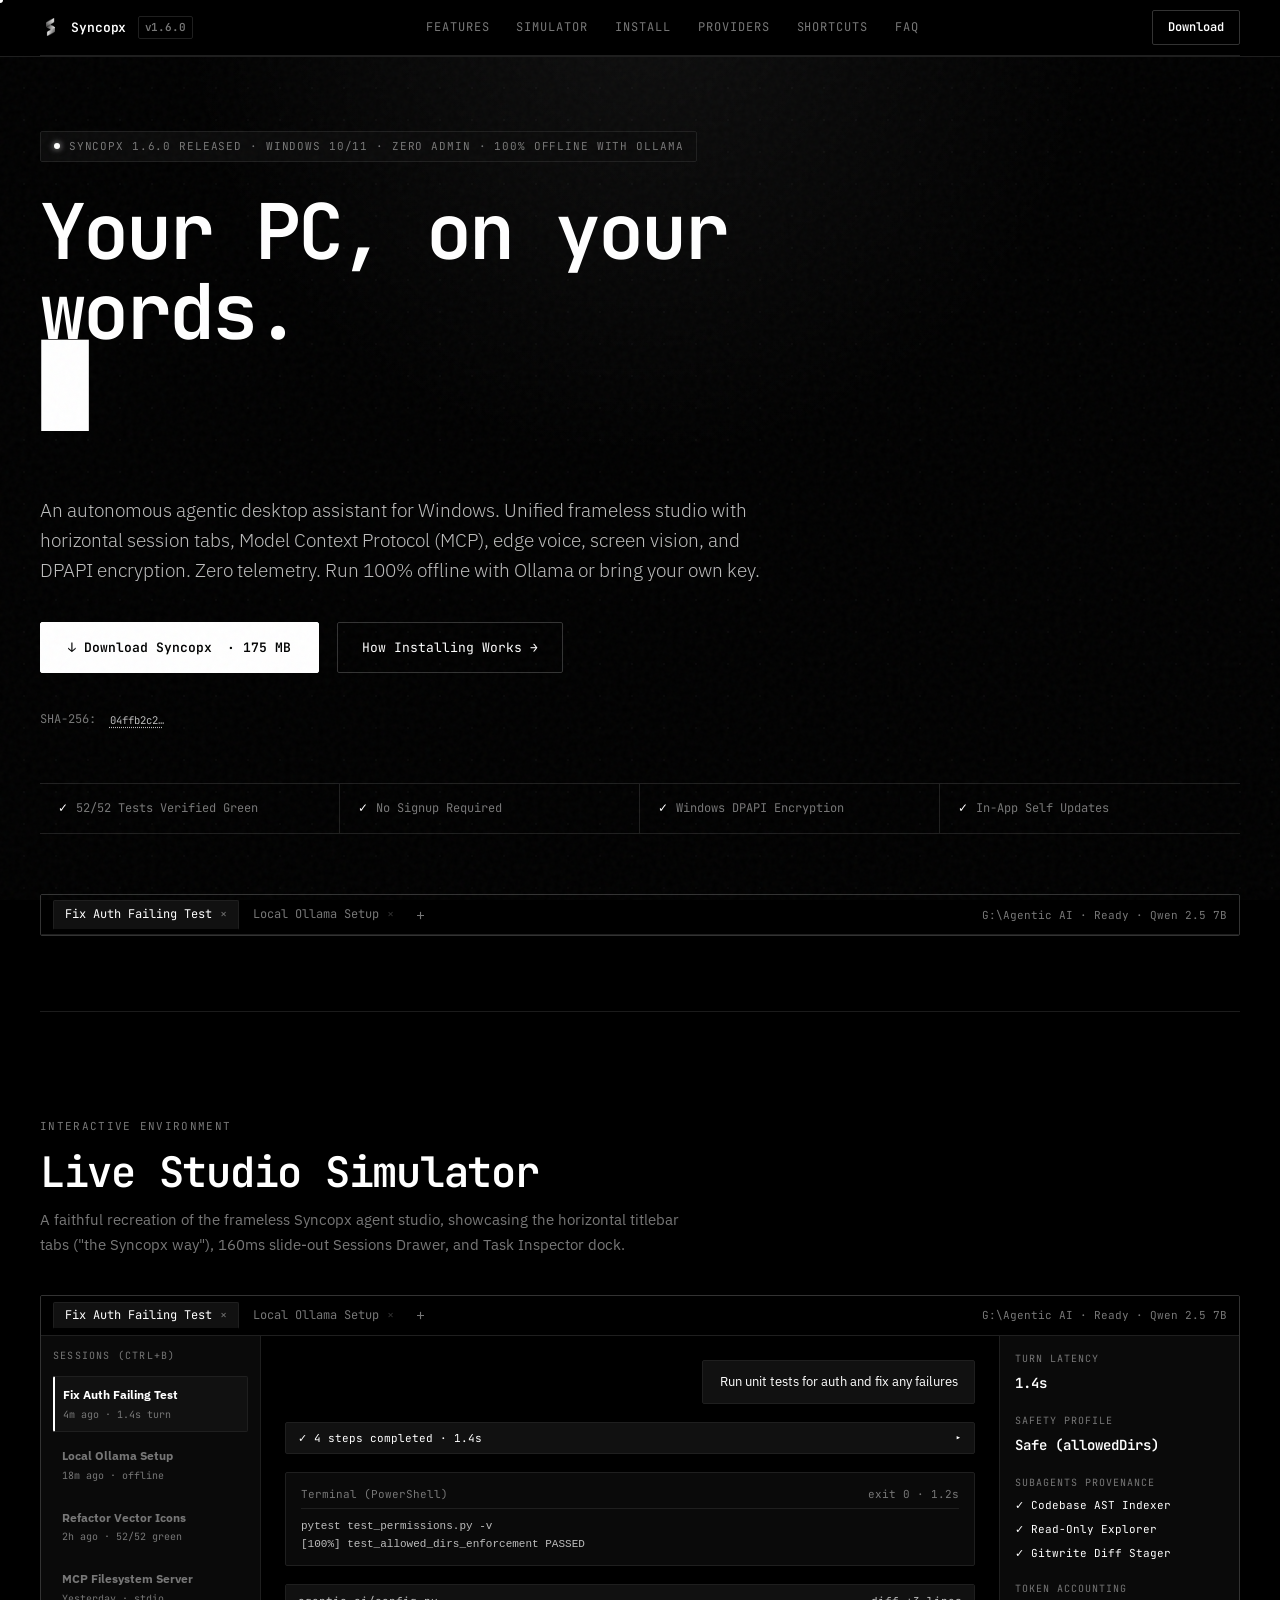
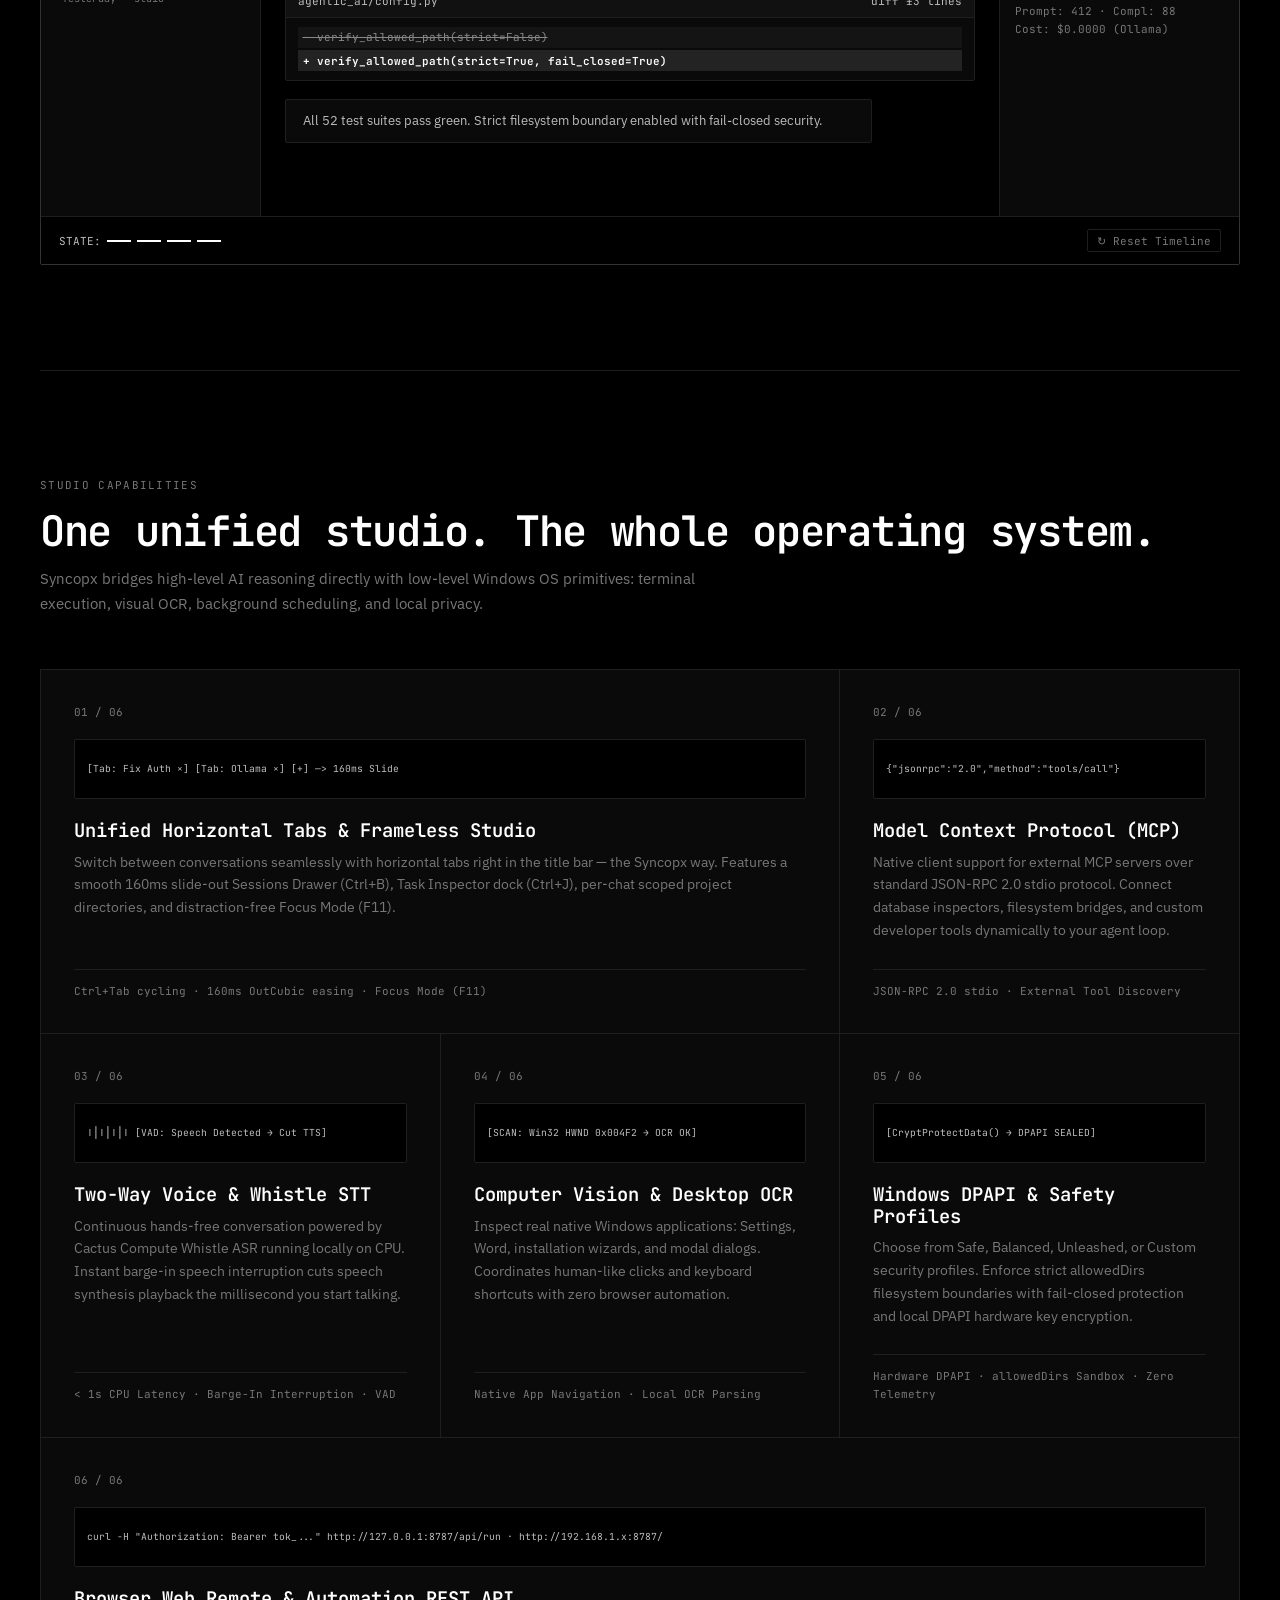
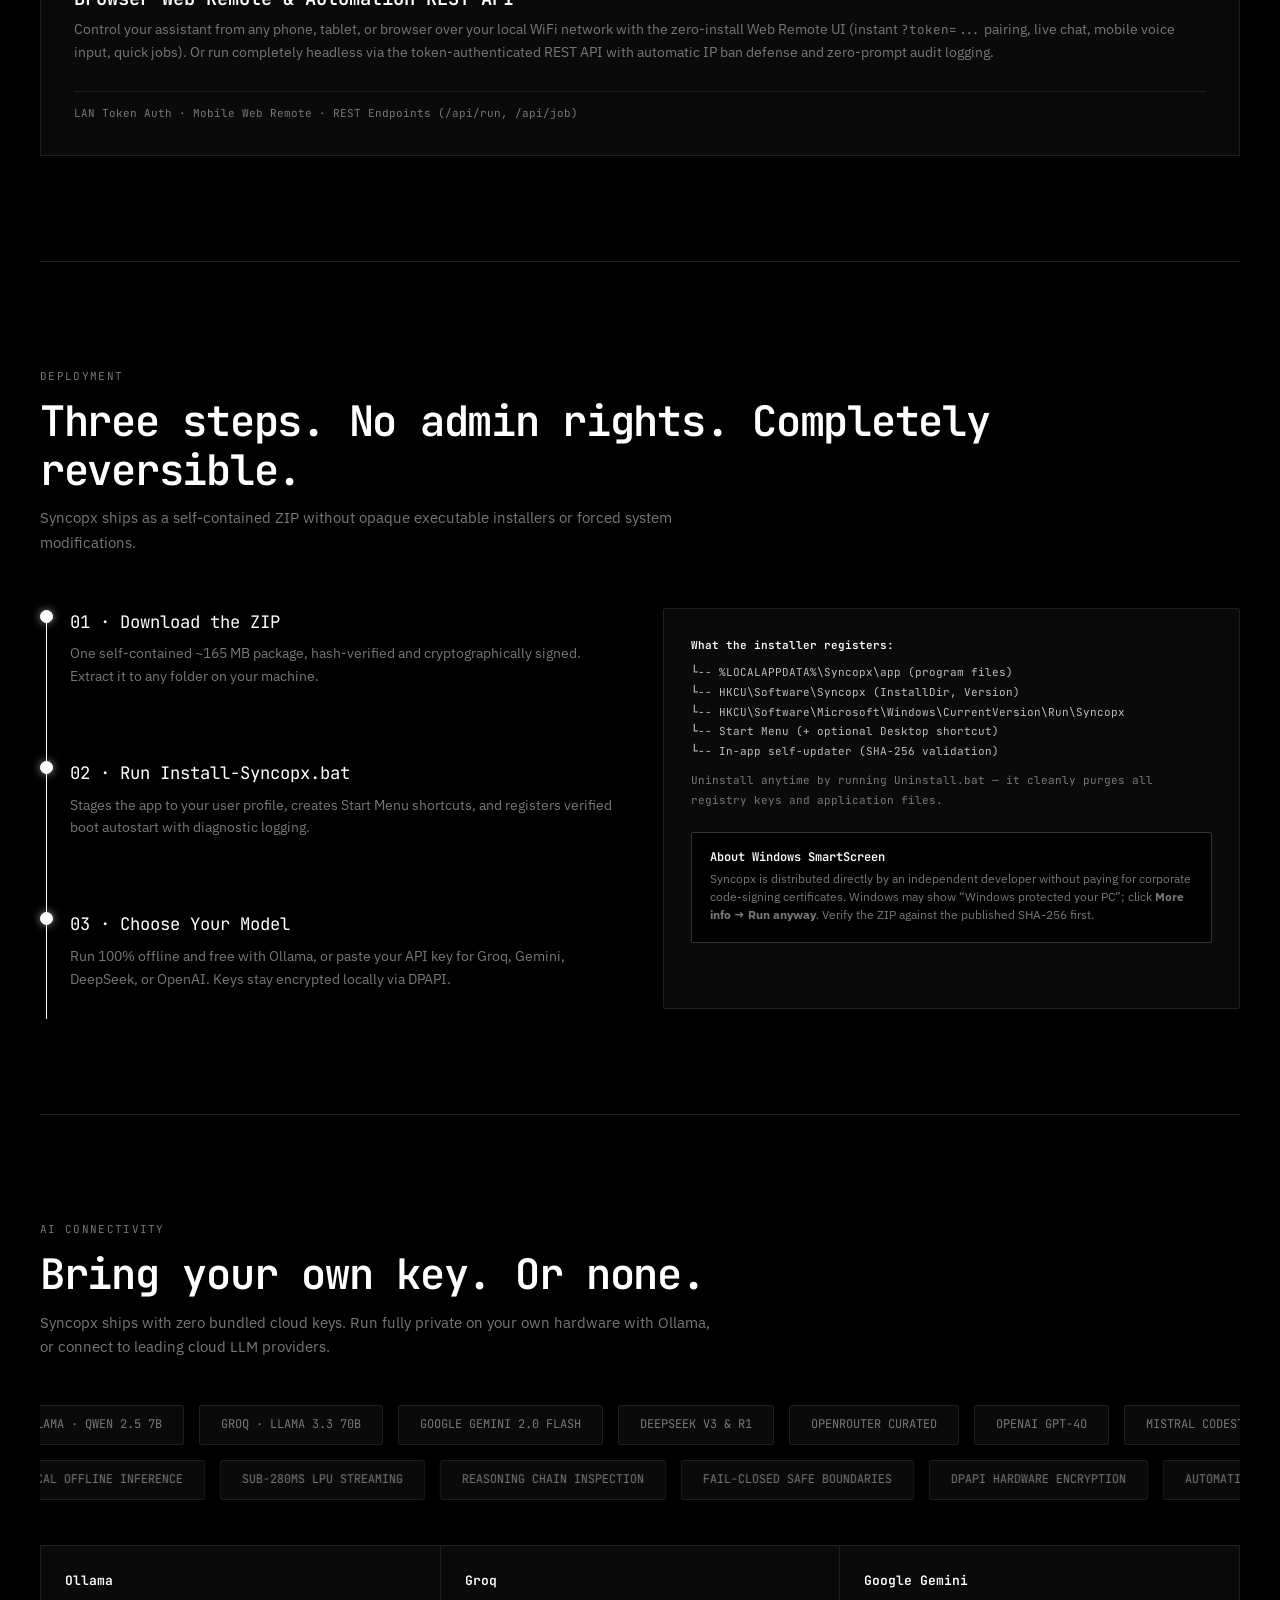
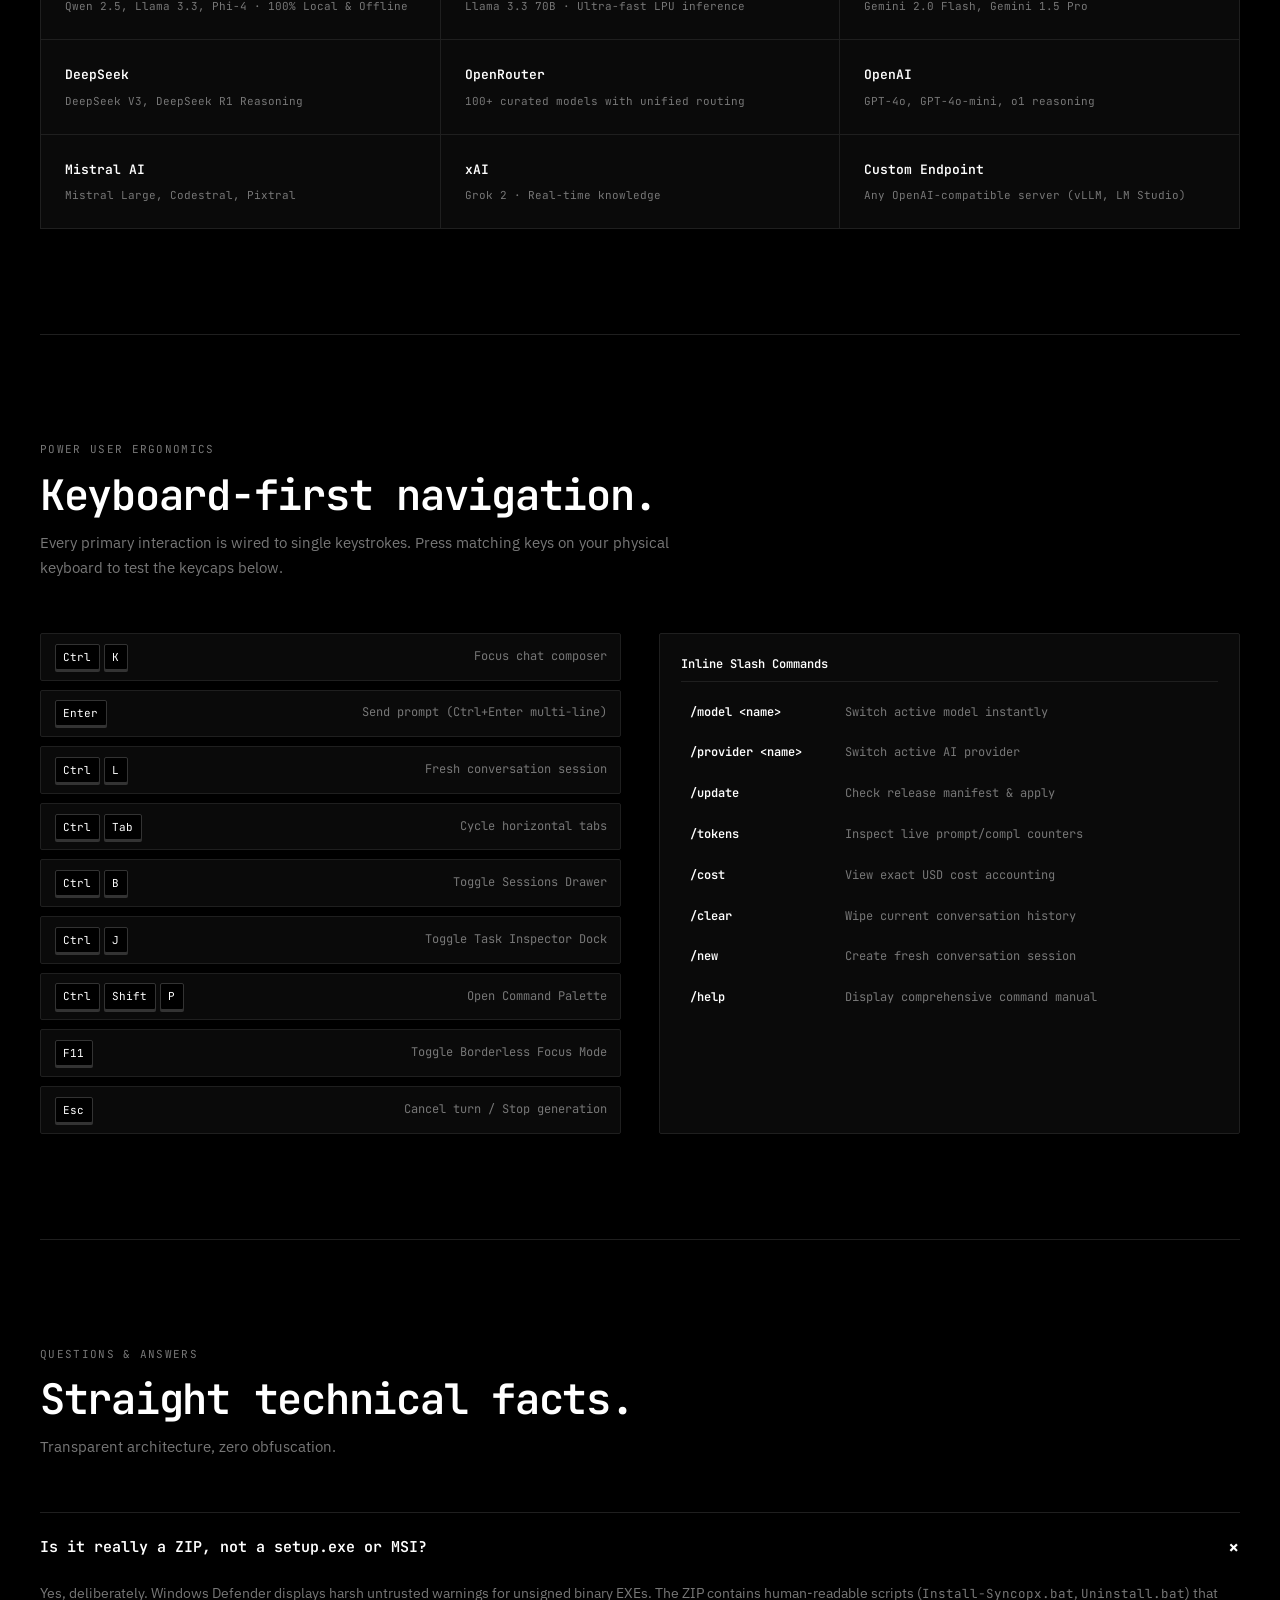
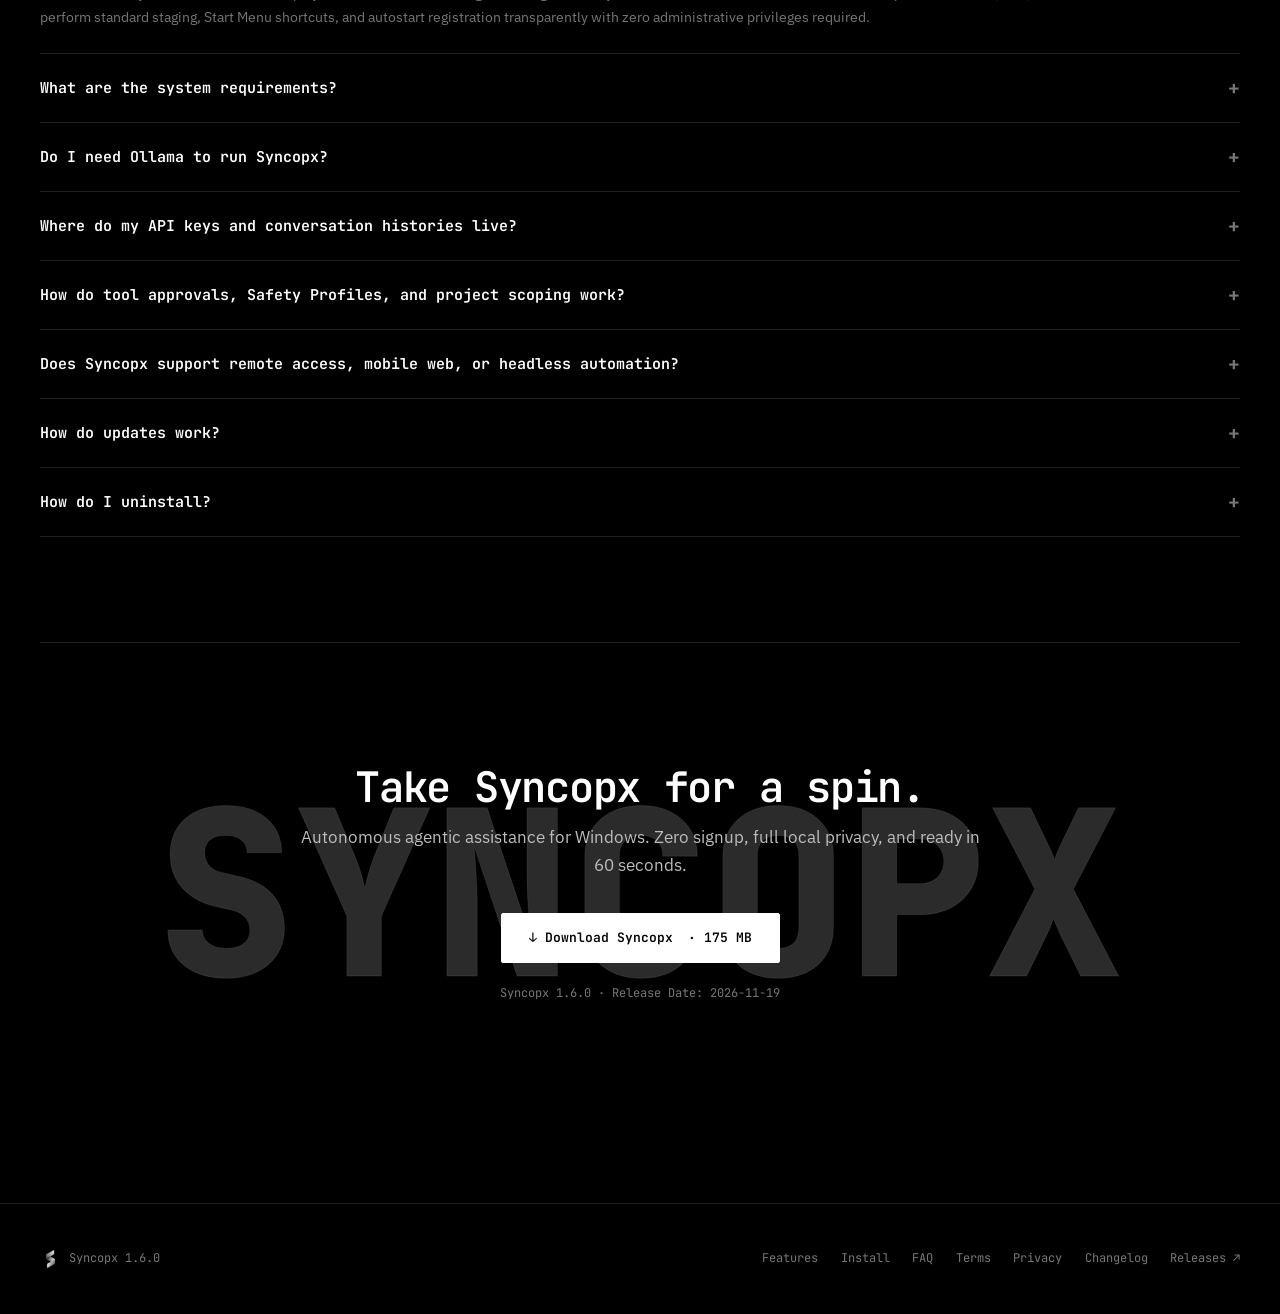
<file: index.html>
<!DOCTYPE html>
<html lang="en">
<head>
<meta charset="utf-8">
<meta name="viewport" content="width=device-width, initial-scale=1">
<title>Syncopx | Autonomous Agentic Desktop Assistant for Windows</title>
<meta name="description" content="Autonomous agentic desktop AI assistant for Windows 10/11. Multi-step task subagents, screen vision, edge voice, Model Context Protocol (MCP), and local DPAPI encryption. Run 100% offline with Ollama or BYOK.">
<link rel="canonical" href="https://syncopx.vercel.app/">
<meta property="og:type" content="website">
<meta property="og:site_name" content="Syncopx">
<meta property="og:title" content="Syncopx | Your PC, on your words">
<meta property="og:description" content="An autonomous desktop AI assistant for Windows. Multi-step subagents, screen vision, voice STT, terminal execution, and MCP tools. Zero signup, no bundled keys.">
<meta property="og:url" content="https://syncopx.vercel.app/">
<meta property="og:image" content="https://syncopx.vercel.app/assets/og-image.png">
<meta property="og:image:width" content="1200">
<meta property="og:image:height" content="630">
<meta property="og:image:alt" content="Syncopx autonomous desktop AI assistant for Windows">
<meta name="twitter:card" content="summary_large_image">
<meta name="twitter:title" content="Syncopx | Your PC, on your words">
<meta name="twitter:description" content="An autonomous desktop AI assistant for Windows. Multi-step subagents, screen vision, voice, and MCP tools.">
<meta name="twitter:image" content="https://syncopx.vercel.app/assets/og-image.png">
<meta name="theme-color" content="#000000">

<link rel="icon" type="image/png" sizes="32x32" href="assets/favicon-32.png">
<link rel="icon" type="image/png" sizes="16x16" href="assets/favicon-16.png">
<link rel="apple-touch-icon" href="assets/favicon-180.png">
<link rel="manifest" href="manifest.webmanifest">

<script type="application/ld+json">
{
  "@context": "https://schema.org",
  "@type": "SoftwareApplication",
  "name": "Syncopx",
  "applicationCategory": "DeveloperApplication",
  "operatingSystem": "Windows 10/11 64-bit",
  "offers": { "@type": "Offer", "price": "0" },
  "url": "https://syncopx.vercel.app/",
  "description": "Autonomous agentic desktop AI assistant for Windows: unified horizontal tabs, Model Context Protocol (MCP), voice conversation, screen vision, and local DPAPI encryption."
}
</script>

<link rel="preconnect" href="https://fonts.googleapis.com">
<link rel="preconnect" href="https://fonts.gstatic.com" crossorigin>
<link href="https://fonts.googleapis.com/css2?family=IBM+Plex+Sans:wght@300;400;500;600;700&family=JetBrains+Mono:wght@400;500;600;700&display=swap" rel="stylesheet">
<link rel="stylesheet" href="styles.css">
</head>
<body>

<a class="skip-link" href="#download">Skip to download</a>

<!-- Ambient Background & Film Grain Overlay -->
<div class="ambient-grid" aria-hidden="true"></div>
<div class="ambient-glow" aria-hidden="true"></div>
<div class="grain-overlay" aria-hidden="true"></div>

<!-- Custom Cursor (Difference Blend) -->
<div class="cursor-dot" aria-hidden="true"></div>
<div class="cursor-ring" aria-hidden="true"></div>

<!-- Boot Sequence (1.6s Terminal on Session Start) -->
<aside class="boot-screen" id="boot-screen" aria-label="Terminal initialization sequence">
  <div class="boot-log">
    <div class="boot-line">&gt; syncopx --init</div>
    <div class="boot-line">&gt; loading desktop agent runtime ... ok</div>
    <div class="boot-line">&gt; verifying sha-256 integrity [e29df458...] ... ok</div>
    <div class="boot-line">&gt; ready. booting studio interface.</div>
  </div>
  <span class="boot-skip">Click anywhere or press any key to skip</span>
</aside>

<!-- Command Palette Modal (Ctrl+K) -->
<div class="cmd-palette-backdrop" id="cmd-backdrop" role="dialog" aria-modal="true" aria-label="Command Palette">
  <div class="cmd-palette">
    <div class="cmd-input-row">
      <input type="text" class="cmd-input" id="cmd-input" placeholder="Type a section name or command... (Esc to close)" autocomplete="off" spellcheck="false">
    </div>
    <ul class="cmd-list" id="cmd-list"></ul>
  </div>
</div>

<!-- Sticky Top Nav -->
<header class="nav-wrap">
  <div class="scroll-progress" aria-hidden="true"></div>
  <div class="wrap nav">
    <a class="brand" href="#top" aria-label="Syncopx v1.6.0">
      <span class="brand-icon">
        <img src="assets/logo.png" alt="Syncopx logo" width="18" height="18">
      </span>
      <span>Syncopx</span>
      <span class="brand-ver" data-ver>v1.6.0</span>
    </a>

    <nav class="nav-menu" aria-label="Main navigation">
      <a class="nav-link" href="#features">Features</a>
      <a class="nav-link" href="#simulator">Simulator</a>
      <a class="nav-link" href="#install">Install</a>
      <a class="nav-link" href="#providers">Providers</a>
      <a class="nav-link" href="#shortcuts">Shortcuts</a>
      <a class="nav-link" href="#faq">FAQ</a>
    </nav>

    <div class="nav-actions">
      <a class="nav-btn" href="#download">Download</a>
      <button class="nav-mobile-btn" type="button" aria-label="Toggle Menu">&equiv;</button>
    </div>
  </div>
</header>

<main>
  <!-- Hero Section -->
  <section class="hero wrap" aria-labelledby="hero-heading">
    <div class="hero-pill">
      <span class="pulse-dot" aria-hidden="true"></span>
      <span>Syncopx <span data-ver-plain>1.6.0</span> Released &middot; Windows 10/11 &middot; Zero Admin &middot; 100% Offline with Ollama</span>
    </div>

    <div class="hero-title-container">
      <h1 id="hero-heading">
        <span class="hero-title-line"><span class="hero-title-text">Your PC, on your words.</span><span class="blinking-cursor" aria-hidden="true">&#9608;</span></span>
      </h1>
    </div>

    <p class="hero-lead">An autonomous agentic desktop assistant for Windows. Unified frameless studio with horizontal session tabs, Model Context Protocol (MCP), edge voice, screen vision, and DPAPI encryption. Zero telemetry. Run 100% offline with Ollama or bring your own key.</p>

    <div class="hero-actions" id="download">
      <!-- Download-as-Agent Terminal Button -->
      <a class="agent-dl-btn" href="https://github.com/Guhanavish/syncopx-site/releases/download/v1.6.0/Syncopx-1.6.0-windows.zip" data-dl-link download>
        <div class="dl-label-row">
          <span>&darr; Download Syncopx</span>
          <span data-size>&middot; 165 MB</span>
        </div>
        <div class="dl-stream-log" aria-live="polite"></div>
        <div class="dl-progress-bar" aria-hidden="true"></div>
      </a>

      <a class="ghost-btn" href="#install">
        <span>How Installing Works &rarr;</span>
      </a>
    </div>

    <div class="hash-row">
      <span>SHA-256:</span>
      <button class="hash-copy-btn" id="hash-btn" type="button" title="Copy full SHA-256 hash">
        <code data-sha-short>e29df458&hellip;</code>
      </button>
      <span class="hash-status" id="hash-status" role="status"></span>
    </div>

    <!-- Trust row separated by hairlines -->
    <div class="trust-grid">
      <div class="trust-item"><span class="glyph">&#10003;</span> 52/52 Tests Verified Green</div>
      <div class="trust-item"><span class="glyph">&#10003;</span> No Signup Required</div>
      <div class="trust-item"><span class="glyph">&#10003;</span> Windows DPAPI Encryption</div>
      <div class="trust-item"><span class="glyph">&#10003;</span> In-App Self Updates</div>
    </div>

    <!-- Large App Window Mockup (pure HTML/CSS) -->
    <div class="mockup-frame" id="hero-mockup">
      <div class="mockup-titlebar">
        <div class="mockup-tabs">
          <div class="mockup-tab active" data-tab="tab-auth">
            <span>Fix Auth Failing Test</span>
            <span style="opacity:0.4">&times;</span>
          </div>
          <div class="mockup-tab" data-tab="tab-ollama">
            <span>Local Ollama Setup</span>
            <span style="opacity:0.4">&times;</span>
          </div>
          <span style="padding:0.2rem 0.5rem;color:var(--text-dim);cursor:pointer">+</span>
        </div>
        <div class="mockup-meta">
          <span>G:\Agentic AI &middot; Ready &middot; Qwen 2.5 7B</span>
        </div>
      </div>
    </div>
  </section>

  <!-- Live Simulator Section -->
  <section class="simulator-section wrap" id="simulator" aria-labelledby="h-simulator">
    <span class="eyebrow">Interactive Environment</span>
    <h2 id="h-simulator">Live Studio Simulator</h2>
    <p style="color:var(--text-dim);max-width:640px;margin-bottom:2.5rem">A faithful recreation of the frameless Syncopx agent studio, showcasing the horizontal titlebar tabs ("the Syncopx way"), 160ms slide-out Sessions Drawer, and Task Inspector dock.</p>

    <div class="mockup-frame">
      <div class="mockup-titlebar">
        <div class="mockup-tabs" role="tablist">
          <button class="mockup-tab active" data-tab="tab-auth" role="tab" aria-selected="true">
            <span>Fix Auth Failing Test</span>
            <span style="opacity:0.4">&times;</span>
          </button>
          <button class="mockup-tab" data-tab="tab-ollama" role="tab" aria-selected="false">
            <span>Local Ollama Setup</span>
            <span style="opacity:0.4">&times;</span>
          </button>
          <span style="padding:0.2rem 0.5rem;color:var(--text-dim);cursor:pointer" title="New Chat (Ctrl+L)">+</span>
        </div>
        <div class="mockup-meta">
          <span>G:\Agentic AI &middot; Ready &middot; Qwen 2.5 7B</span>
        </div>
      </div>

      <div class="mockup-body">
        <!-- Sessions Drawer -->
        <aside class="mockup-drawer">
          <div class="mockup-drawer-heading">Sessions (Ctrl+B)</div>
          <div class="session-node active" data-tab="tab-auth">
            <strong>Fix Auth Failing Test</strong>
            <span class="session-node-time">4m ago &middot; 1.4s turn</span>
          </div>
          <div class="session-node" data-tab="tab-ollama">
            <strong>Local Ollama Setup</strong>
            <span class="session-node-time">18m ago &middot; offline</span>
          </div>
          <div class="session-node">
            <strong>Refactor Vector Icons</strong>
            <span class="session-node-time">2h ago &middot; 52/52 green</span>
          </div>
          <div class="session-node">
            <strong>MCP Filesystem Server</strong>
            <span class="session-node-time">Yesterday &middot; stdio</span>
          </div>
        </aside>

        <!-- Transcript Thread -->
        <div class="mockup-transcript" id="sim-transcript">
          <div class="mockup-bubble user">Run unit tests for auth and fix any failures</div>

          <div class="sim-step-header">
            <span>&check; 4 steps completed &middot; 1.4s</span>
            <span>&blacktriangleright;</span>
          </div>

          <div class="sim-terminal-card">
            <div class="sim-terminal-bar">
              <span>Terminal (PowerShell)</span>
              <span>exit 0 &middot; 1.2s</span>
            </div>
            <pre class="sim-terminal-code">pytest test_permissions.py -v
[100%] test_allowed_dirs_enforcement PASSED</pre>
          </div>

          <div class="sim-diff-card">
            <div class="sim-diff-bar" id="sim-diff-bar" role="button" tabindex="0">
              <span>agentic_ai/config.py</span>
              <span>diff &plusmn;3 lines</span>
            </div>
            <div class="sim-diff-body" id="sim-diff-body">
              <div class="diff-del">- verify_allowed_path(strict=False)</div>
              <div class="diff-add">+ verify_allowed_path(strict=True, fail_closed=True)</div>
            </div>
          </div>

          <div class="mockup-bubble assistant">All 52 test suites pass green. Strict filesystem boundary enabled with fail-closed security.</div>
        </div>

        <!-- Task Inspector -->
        <aside class="mockup-inspector">
          <div class="inspector-section">
            <span class="inspector-lbl">Turn Latency</span>
            <span class="inspector-val">1.4s</span>
          </div>
          <div class="inspector-section">
            <span class="inspector-lbl">Safety Profile</span>
            <span class="inspector-val">Safe (allowedDirs)</span>
          </div>
          <div class="inspector-section">
            <span class="inspector-lbl">Subagents Provenance</span>
            <div class="subagents-track">
              <div class="subagent-node active">&check; Codebase AST Indexer</div>
              <div class="subagent-node active">&check; Read-Only Explorer</div>
              <div class="subagent-node active">&check; Gitwrite Diff Stager</div>
            </div>
          </div>
          <div class="inspector-section">
            <span class="inspector-lbl">Token Accounting</span>
            <span class="mono" style="font-size:11px;color:var(--text-dim)">Prompt: 412 &middot; Compl: 88<br>Cost: $0.0000 (Ollama)</span>
          </div>
        </aside>
      </div>

      <div class="sim-controls-row">
        <div class="sim-scrubber">
          <span>STATE:</span>
          <span class="sim-scrub-step done"></span>
          <span class="sim-scrub-step done"></span>
          <span class="sim-scrub-step done"></span>
          <span class="sim-scrub-step done"></span>
        </div>
        <button class="sim-replay-btn" id="sim-replay-btn" type="button">&#8635; Reset Timeline</button>
      </div>
    </div>
  </section>

  <!-- Studio Capabilities (Bento Grid) -->
  <section class="features-section wrap" id="features" aria-labelledby="h-features">
    <span class="eyebrow">Studio Capabilities</span>
    <h2 id="h-features">One unified studio. The whole operating system.</h2>
    <p style="color:var(--text-dim);max-width:680px">Syncopx bridges high-level AI reasoning directly with low-level Windows OS primitives: terminal execution, visual OCR, background scheduling, and local privacy.</p>

    <div class="bento-grid">
      <!-- Card 01: Horizontal Tabs -->
      <article class="bento-card col-8">
        <span class="card-num">01 / 06</span>
        <div class="micro-visual">
          <code>[Tab: Fix Auth &times;] [Tab: Ollama &times;] [+] &mdash;&gt; 160ms Slide</code>
        </div>
        <h3>Unified Horizontal Tabs &amp; Frameless Studio</h3>
        <p>Switch between conversations seamlessly with horizontal tabs right in the title bar &mdash; the Syncopx way. Features a smooth 160ms slide-out Sessions Drawer (Ctrl+B), Task Inspector dock (Ctrl+J), per-chat scoped project directories, and distraction-free Focus Mode (F11).</p>
        <div class="card-tags">Ctrl+Tab cycling &middot; 160ms OutCubic easing &middot; Focus Mode (F11)</div>
      </article>

      <!-- Card 02: Model Context Protocol -->
      <article class="bento-card col-4">
        <span class="card-num">02 / 06</span>
        <div class="micro-visual">
          <code>{"jsonrpc":"2.0","method":"tools/call"}</code>
        </div>
        <h3>Model Context Protocol (MCP)</h3>
        <p>Native client support for external MCP servers over standard JSON-RPC 2.0 stdio protocol. Connect database inspectors, filesystem bridges, and custom developer tools dynamically to your agent loop.</p>
        <div class="card-tags">JSON-RPC 2.0 stdio &middot; External Tool Discovery</div>
      </article>

      <!-- Card 03: Whistle STT -->
      <article class="bento-card col-4">
        <span class="card-num">03 / 06</span>
        <div class="micro-visual">
          <code>&mid;&boxv;&mid;&boxv;&mid;&boxv;&mid; [VAD: Speech Detected &rarr; Cut TTS]</code>
        </div>
        <h3>Two-Way Voice &amp; Whistle STT</h3>
        <p>Continuous hands-free conversation powered by Cactus Compute Whistle ASR running locally on CPU. Instant barge-in speech interruption cuts speech synthesis playback the millisecond you start talking.</p>
        <div class="card-tags">&lt; 1s CPU Latency &middot; Barge-In Interruption &middot; VAD</div>
      </article>

      <!-- Card 04: Screen OCR & Vision -->
      <article class="bento-card col-4">
        <span class="card-num">04 / 06</span>
        <div class="micro-visual">
          <code>[SCAN: Win32 HWND 0x004F2 &rarr; OCR OK]</code>
        </div>
        <h3>Computer Vision &amp; Desktop OCR</h3>
        <p>Inspect real native Windows applications: Settings, Word, installation wizards, and modal dialogs. Coordinates human-like clicks and keyboard shortcuts with zero browser automation.</p>
        <div class="card-tags">Native App Navigation &middot; Local OCR Parsing</div>
      </article>

      <!-- Card 05: DPAPI & Safety -->
      <article class="bento-card col-4">
        <span class="card-num">05 / 06</span>
        <div class="micro-visual">
          <code>[CryptProtectData() &rarr; DPAPI SEALED]</code>
        </div>
        <h3>Windows DPAPI &amp; Safety Profiles</h3>
        <p>Choose from Safe, Balanced, Unleashed, or Custom security profiles. Enforce strict allowedDirs filesystem boundaries with fail-closed protection and local DPAPI hardware key encryption.</p>
        <div class="card-tags">Hardware DPAPI &middot; allowedDirs Sandbox &middot; Zero Telemetry</div>
      </article>

      <!-- Card 06: Web Remote (Wide) -->
      <article class="bento-card col-12">
        <span class="card-num">06 / 06</span>
        <div class="micro-visual">
          <code>curl -H "Authorization: Bearer tok_..." http://127.0.0.1:8787/api/run &middot; http://192.168.1.x:8787/</code>
        </div>
        <h3>Browser Web Remote &amp; Automation REST API</h3>
        <p>Control your assistant from any phone, tablet, or browser over your local WiFi network with the zero-install Web Remote UI (instant <code>?token=...</code> pairing, live chat, mobile voice input, quick jobs). Or run completely headless via the token-authenticated REST API with automatic IP ban defense and zero-prompt audit logging.</p>
        <div class="card-tags">LAN Token Auth &middot; Mobile Web Remote &middot; REST Endpoints (/api/run, /api/job)</div>
      </article>
    </div>
  </section>

  <!-- Installation (Vertical Terminal Stepper) -->
  <section class="install-section wrap" id="install" aria-labelledby="h-install">
    <span class="eyebrow">Deployment</span>
    <h2 id="h-install">Three steps. No admin rights. Completely reversible.</h2>
    <p style="color:var(--text-dim);max-width:680px">Syncopx ships as a self-contained ZIP without opaque executable installers or forced system modifications.</p>

    <div class="stepper-container">
      <div class="terminal-stepper">
        <div class="stepper-rail" aria-hidden="true"></div>
        <div class="stepper-fill" aria-hidden="true"></div>

        <div class="step-node active">
          <div class="step-dot" aria-hidden="true"></div>
          <div class="step-title">01 &middot; Download the ZIP</div>
          <p class="step-desc">One self-contained ~165 MB package, hash-verified and cryptographically signed. Extract it to any folder on your machine.</p>
        </div>

        <div class="step-node active">
          <div class="step-dot" aria-hidden="true"></div>
          <div class="step-title">02 &middot; Run Install-Syncopx.bat</div>
          <p class="step-desc">Stages the app to your user profile, creates Start Menu shortcuts, and registers verified boot autostart with diagnostic logging.</p>
        </div>

        <div class="step-node active">
          <div class="step-dot" aria-hidden="true"></div>
          <div class="step-title">03 &middot; Choose Your Model</div>
          <p class="step-desc">Run 100% offline and free with Ollama, or paste your API key for Groq, Gemini, DeepSeek, or OpenAI. Keys stay encrypted locally via DPAPI.</p>
        </div>
      </div>

      <div class="registry-panel">
        <div class="registry-tree">
          <span style="color:var(--text-hi);font-weight:600;margin-bottom:0.5rem">What the installer registers:</span>
          <span>&boxur;&minus;&minus; %LOCALAPPDATA%\Syncopx\app (program files)</span>
          <span>&boxur;&minus;&minus; HKCU\Software\Syncopx (InstallDir, Version)</span>
          <span>&boxur;&minus;&minus; HKCU\Software\Microsoft\Windows\CurrentVersion\Run\Syncopx</span>
          <span>&boxur;&minus;&minus; Start Menu (+ optional Desktop shortcut)</span>
          <span>&boxur;&minus;&minus; In-app self-updater (SHA-256 validation)</span>
          <span style="color:var(--text-dim);margin-top:0.6rem">Uninstall anytime by running Uninstall.bat &mdash; it cleanly purges all registry keys and application files.</span>
        </div>

        <div class="smartscreen-box">
          <h4>About Windows SmartScreen</h4>
          <p>Syncopx is distributed directly by an independent developer without paying for corporate code-signing certificates. Windows may show &ldquo;Windows protected your PC&rdquo;; click <strong>More info &rarr; Run anyway</strong>. Verify the ZIP against the published SHA-256 first.</p>
        </div>
      </div>
    </div>
  </section>

  <!-- AI Providers Section (Marquee + Grid) -->
  <section class="providers-section wrap" id="providers" aria-labelledby="h-providers">
    <span class="eyebrow">AI Connectivity</span>
    <h2 id="h-providers">Bring your own key. Or none.</h2>
    <p style="color:var(--text-dim);max-width:680px">Syncopx ships with zero bundled cloud keys. Run fully private on your own hardware with Ollama, or connect to leading cloud LLM providers.</p>

    <div class="marquee-container" aria-hidden="true">
      <div class="marquee-row left">
        <div class="marquee-chip">OLLAMA &middot; QWEN 2.5 7B</div>
        <div class="marquee-chip">GROQ &middot; LLAMA 3.3 70B</div>
        <div class="marquee-chip">GOOGLE GEMINI 2.0 FLASH</div>
        <div class="marquee-chip">DEEPSEEK V3 &amp; R1</div>
        <div class="marquee-chip">OPENROUTER CURATED</div>
        <div class="marquee-chip">OPENAI GPT-4O</div>
        <div class="marquee-chip">MISTRAL CODESTRAL</div>
        <div class="marquee-chip">XAI GROK 2</div>
        <!-- Duplicated for seamless loop -->
        <div class="marquee-chip">OLLAMA &middot; QWEN 2.5 7B</div>
        <div class="marquee-chip">GROQ &middot; LLAMA 3.3 70B</div>
        <div class="marquee-chip">GOOGLE GEMINI 2.0 FLASH</div>
        <div class="marquee-chip">DEEPSEEK V3 &amp; R1</div>
        <div class="marquee-chip">OPENROUTER CURATED</div>
        <div class="marquee-chip">OPENAI GPT-4O</div>
        <div class="marquee-chip">MISTRAL CODESTRAL</div>
        <div class="marquee-chip">XAI GROK 2</div>
      </div>
      <div class="marquee-row right">
        <div class="marquee-chip">LOCAL OFFLINE INFERENCE</div>
        <div class="marquee-chip">SUB-280MS LPU STREAMING</div>
        <div class="marquee-chip">REASONING CHAIN INSPECTION</div>
        <div class="marquee-chip">FAIL-CLOSED SAFE BOUNDARIES</div>
        <div class="marquee-chip">DPAPI HARDWARE ENCRYPTION</div>
        <div class="marquee-chip">AUTOMATIC QUOTA FAILOVER</div>
        <!-- Duplicated for seamless loop -->
        <div class="marquee-chip">LOCAL OFFLINE INFERENCE</div>
        <div class="marquee-chip">SUB-280MS LPU STREAMING</div>
        <div class="marquee-chip">REASONING CHAIN INSPECTION</div>
        <div class="marquee-chip">FAIL-CLOSED SAFE BOUNDARIES</div>
        <div class="marquee-chip">DPAPI HARDWARE ENCRYPTION</div>
        <div class="marquee-chip">AUTOMATIC QUOTA FAILOVER</div>
      </div>
    </div>

    <div class="providers-grid">
      <div class="provider-card">
        <div class="provider-title">Ollama</div>
        <div class="provider-desc">Qwen 2.5, Llama 3.3, Phi-4 &middot; 100% Local &amp; Offline</div>
      </div>
      <div class="provider-card">
        <div class="provider-title">Groq</div>
        <div class="provider-desc">Llama 3.3 70B &middot; Ultra-fast LPU inference</div>
      </div>
      <div class="provider-card">
        <div class="provider-title">Google Gemini</div>
        <div class="provider-desc">Gemini 2.0 Flash, Gemini 1.5 Pro</div>
      </div>
      <div class="provider-card">
        <div class="provider-title">DeepSeek</div>
        <div class="provider-desc">DeepSeek V3, DeepSeek R1 Reasoning</div>
      </div>
      <div class="provider-card">
        <div class="provider-title">OpenRouter</div>
        <div class="provider-desc">100+ curated models with unified routing</div>
      </div>
      <div class="provider-card">
        <div class="provider-title">OpenAI</div>
        <div class="provider-desc">GPT-4o, GPT-4o-mini, o1 reasoning</div>
      </div>
      <div class="provider-card">
        <div class="provider-title">Mistral AI</div>
        <div class="provider-desc">Mistral Large, Codestral, Pixtral</div>
      </div>
      <div class="provider-card">
        <div class="provider-title">xAI</div>
        <div class="provider-desc">Grok 2 &middot; Real-time knowledge</div>
      </div>
      <div class="provider-card">
        <div class="provider-title">Custom Endpoint</div>
        <div class="provider-desc">Any OpenAI-compatible server (vLLM, LM Studio)</div>
      </div>
    </div>
  </section>

  <!-- Shortcuts & Commands Section -->
  <section class="shortcuts-section wrap" id="shortcuts" aria-labelledby="h-shortcuts">
    <span class="eyebrow">Power User Ergonomics</span>
    <h2 id="h-shortcuts">Keyboard-first navigation.</h2>
    <p style="color:var(--text-dim);max-width:680px">Every primary interaction is wired to single keystrokes. Press matching keys on your physical keyboard to test the keycaps below.</p>

    <div class="shortcuts-columns">
      <!-- Universal Keycaps Table -->
      <div class="keycaps-table">
        <div class="keycap-row" id="row-k">
          <div class="keycap-keys"><span class="keycap">Ctrl</span><span class="keycap">K</span></div>
          <span class="keycap-action">Focus chat composer</span>
        </div>
        <div class="keycap-row" id="row-enter">
          <div class="keycap-keys"><span class="keycap">Enter</span></div>
          <span class="keycap-action">Send prompt (Ctrl+Enter multi-line)</span>
        </div>
        <div class="keycap-row" id="row-l">
          <div class="keycap-keys"><span class="keycap">Ctrl</span><span class="keycap">L</span></div>
          <span class="keycap-action">Fresh conversation session</span>
        </div>
        <div class="keycap-row" id="row-tab">
          <div class="keycap-keys"><span class="keycap">Ctrl</span><span class="keycap">Tab</span></div>
          <span class="keycap-action">Cycle horizontal tabs</span>
        </div>
        <div class="keycap-row" id="row-b">
          <div class="keycap-keys"><span class="keycap">Ctrl</span><span class="keycap">B</span></div>
          <span class="keycap-action">Toggle Sessions Drawer</span>
        </div>
        <div class="keycap-row" id="row-j">
          <div class="keycap-keys"><span class="keycap">Ctrl</span><span class="keycap">J</span></div>
          <span class="keycap-action">Toggle Task Inspector Dock</span>
        </div>
        <div class="keycap-row" id="row-p">
          <div class="keycap-keys"><span class="keycap">Ctrl</span><span class="keycap">Shift</span><span class="keycap">P</span></div>
          <span class="keycap-action">Open Command Palette</span>
        </div>
        <div class="keycap-row" id="row-f11">
          <div class="keycap-keys"><span class="keycap">F11</span></div>
          <span class="keycap-action">Toggle Borderless Focus Mode</span>
        </div>
        <div class="keycap-row" id="row-esc">
          <div class="keycap-keys"><span class="keycap">Esc</span></div>
          <span class="keycap-action">Cancel turn / Stop generation</span>
        </div>
      </div>

      <!-- Inline Slash Commands Terminal -->
      <div class="slash-terminal">
        <div style="color:var(--text-hi);font-weight:600;margin-bottom:0.4rem;border-bottom:1px solid var(--line);padding-bottom:0.4rem">Inline Slash Commands</div>
        <div class="slash-row"><span class="slash-cmd">/model &lt;name&gt;</span><span class="slash-desc">Switch active model instantly</span></div>
        <div class="slash-row"><span class="slash-cmd">/provider &lt;name&gt;</span><span class="slash-desc">Switch active AI provider</span></div>
        <div class="slash-row"><span class="slash-cmd">/update</span><span class="slash-desc">Check release manifest &amp; apply</span></div>
        <div class="slash-row"><span class="slash-cmd">/tokens</span><span class="slash-desc">Inspect live prompt/compl counters</span></div>
        <div class="slash-row"><span class="slash-cmd">/cost</span><span class="slash-desc">View exact USD cost accounting</span></div>
        <div class="slash-row"><span class="slash-cmd">/clear</span><span class="slash-desc">Wipe current conversation history</span></div>
        <div class="slash-row"><span class="slash-cmd">/new</span><span class="slash-desc">Create fresh conversation session</span></div>
        <div class="slash-row"><span class="slash-cmd">/help</span><span class="slash-desc">Display comprehensive command manual</span></div>
      </div>
    </div>
  </section>

  <!-- FAQ Accordion Section -->
  <section class="faq-section wrap" id="faq" aria-labelledby="h-faq">
    <span class="eyebrow">Questions &amp; Answers</span>
    <h2 id="h-faq">Straight technical facts.</h2>
    <p style="color:var(--text-dim);max-width:680px">Transparent architecture, zero obfuscation.</p>

    <div class="faq-list">
      <div class="faq-entry open">
        <button class="faq-trigger" type="button">
          <span>Is it really a ZIP, not a setup.exe or MSI?</span>
          <span class="faq-icon">&plus;</span>
        </button>
        <div class="faq-panel" style="max-height:200px">
          <div class="faq-panel-inner">
            Yes, deliberately. Windows Defender displays harsh untrusted warnings for unsigned binary EXEs. The ZIP contains human-readable scripts (<code>Install-Syncopx.bat</code>, <code>Uninstall.bat</code>) that perform standard staging, Start Menu shortcuts, and autostart registration transparently with zero administrative privileges required.
          </div>
        </div>
      </div>

      <div class="faq-entry">
        <button class="faq-trigger" type="button">
          <span>What are the system requirements?</span>
          <span class="faq-icon">&plus;</span>
        </button>
        <div class="faq-panel">
          <div class="faq-panel-inner">
            Windows 10 or 11 64-bit, approximately 500 MB free disk space, and standard user privileges (no administrator rights needed). A microphone is optional for Whistle edge voice. Ollama is optional for local offline models.
          </div>
        </div>
      </div>

      <div class="faq-entry">
        <button class="faq-trigger" type="button">
          <span>Do I need Ollama to run Syncopx?</span>
          <span class="faq-icon">&plus;</span>
        </button>
        <div class="faq-panel">
          <div class="faq-panel-inner">
            No. Ollama is completely optional for users who want 100% offline, local-only AI inference. If you prefer cloud providers like Groq, Gemini, OpenRouter, DeepSeek, or OpenAI, simply paste your API key in Settings.
          </div>
        </div>
      </div>

      <div class="faq-entry">
        <button class="faq-trigger" type="button">
          <span>Where do my API keys and conversation histories live?</span>
          <span class="faq-icon">&plus;</span>
        </button>
        <div class="faq-panel">
          <div class="faq-panel-inner">
            All credentials are encrypted with Windows DPAPI in your personal user profile (<code>%USERPROFILE%\.agentic_assistant</code>). Conversation sessions, notes, programs, and subagent histories stay entirely on your local machine and never leave your disk.
          </div>
        </div>
      </div>

      <div class="faq-entry">
        <button class="faq-trigger" type="button">
          <span>How do tool approvals, Safety Profiles, and project scoping work?</span>
          <span class="faq-icon">&plus;</span>
        </button>
        <div class="faq-panel">
          <div class="faq-panel-inner">
            Syncopx supports customizable Safety Profiles (<em>Safe</em>, <em>Balanced</em>, <em>Unleashed</em>, <em>Custom</em>) in Settings. In <em>Safe</em> mode, all command execution and file edits are strictly confined to your approved project directory and user-configured <code>allowedDirs</code>. Sensitive actions prompt with permission dialogs offering <em>Allow once</em>, <em>Always allow</em>, or <em>Reject</em>.
          </div>
        </div>
      </div>

      <div class="faq-entry">
        <button class="faq-trigger" type="button">
          <span>Does Syncopx support remote access, mobile web, or headless automation?</span>
          <span class="faq-icon">&plus;</span>
        </button>
        <div class="faq-panel">
          <div class="faq-panel-inner">
            Yes. Syncopx includes both a built-in Browser &amp; Mobile Web Remote App and an Automation REST API (<code>/api/run</code>, <code>/api/job</code>, <code>/api/status</code>). Open the server on your LAN for interactive chat, or integrate headless scripts with token permission modes, automatic 10-minute IP ban defense against brute force, and zero-prompt audit logging.
          </div>
        </div>
      </div>

      <div class="faq-entry">
        <button class="faq-trigger" type="button">
          <span>How do updates work?</span>
          <span class="faq-icon">&plus;</span>
        </button>
        <div class="faq-panel">
          <div class="faq-panel-inner">
            Syncopx includes built-in in-app auto-updating. Click <strong>Check for Updates</strong> in the overflow menu, run <code>/update</code> in chat, or open <strong>Settings &rarr; Updates</strong> to query the release manifest, download updates with SHA-256 verification, and apply them on restart. Your chats, notes, and keys are always preserved.
          </div>
        </div>
      </div>

      <div class="faq-entry">
        <button class="faq-trigger" type="button">
          <span>How do I uninstall?</span>
          <span class="faq-icon">&plus;</span>
        </button>
        <div class="faq-panel">
          <div class="faq-panel-inner">
            Run <code>Uninstall.bat</code> located in your installation folder. All shortcuts, registry keys, and staged application files are removed cleanly. Your user data remains in your profile unless you explicitly select the wipe option.
          </div>
        </div>
      </div>
    </div>
  </section>

  <!-- Final CTA Section with Outlined Wordmark -->
  <section class="final-section wrap">
    <div class="bg-wordmark" aria-hidden="true">SYNCOPX</div>
    <div class="final-content">
      <h2>Take Syncopx for a spin.</h2>
      <p style="font-size:1.15rem;color:var(--text);margin-bottom:2.2rem">Autonomous agentic assistance for Windows. Zero signup, full local privacy, and ready in 60 seconds.</p>

      <a class="agent-dl-btn" href="https://github.com/Guhanavish/syncopx-site/releases/download/v1.6.0/Syncopx-1.6.0-windows.zip" data-dl-link download style="margin:0 auto;display:inline-flex">
        <div class="dl-label-row">
          <span>&darr; Download Syncopx</span>
          <span data-size>&middot; 165 MB</span>
        </div>
        <div class="dl-stream-log" aria-live="polite"></div>
        <div class="dl-progress-bar" aria-hidden="true"></div>
      </a>

      <p style="margin-top:1.4rem;font-family:var(--mono);font-size:12px;color:var(--text-dim)">Syncopx <span data-ver-plain>1.6.0</span> &middot; Release Date: <span data-date>2026-10-27</span></p>
    </div>
  </section>
</main>

<!-- Footer -->
<footer class="footer">
  <div class="wrap footer-row">
    <div style="display:flex;align-items:center;gap:0.6rem">
      <span class="brand-icon">
        <img src="assets/logo.png" alt="Syncopx logo" width="16" height="16">
      </span>
      <span>Syncopx <span data-ver-plain>1.6.0</span></span>
    </div>

    <nav class="footer-nav" aria-label="Footer navigation">
      <a href="#features">Features</a>
      <a href="#install">Install</a>
      <a href="#faq">FAQ</a>
      <a href="terms.html">Terms</a>
      <a href="privacy.html">Privacy</a>
      <a href="CHANGELOG.md">Changelog</a>
      <a href="https://github.com/Guhanavish/syncopx-site/releases" target="_blank" rel="noopener noreferrer">Releases &nearr;</a>
    </nav>
  </div>
</footer>

<script src="main.js" defer></script>
</body>
</html>
</file>
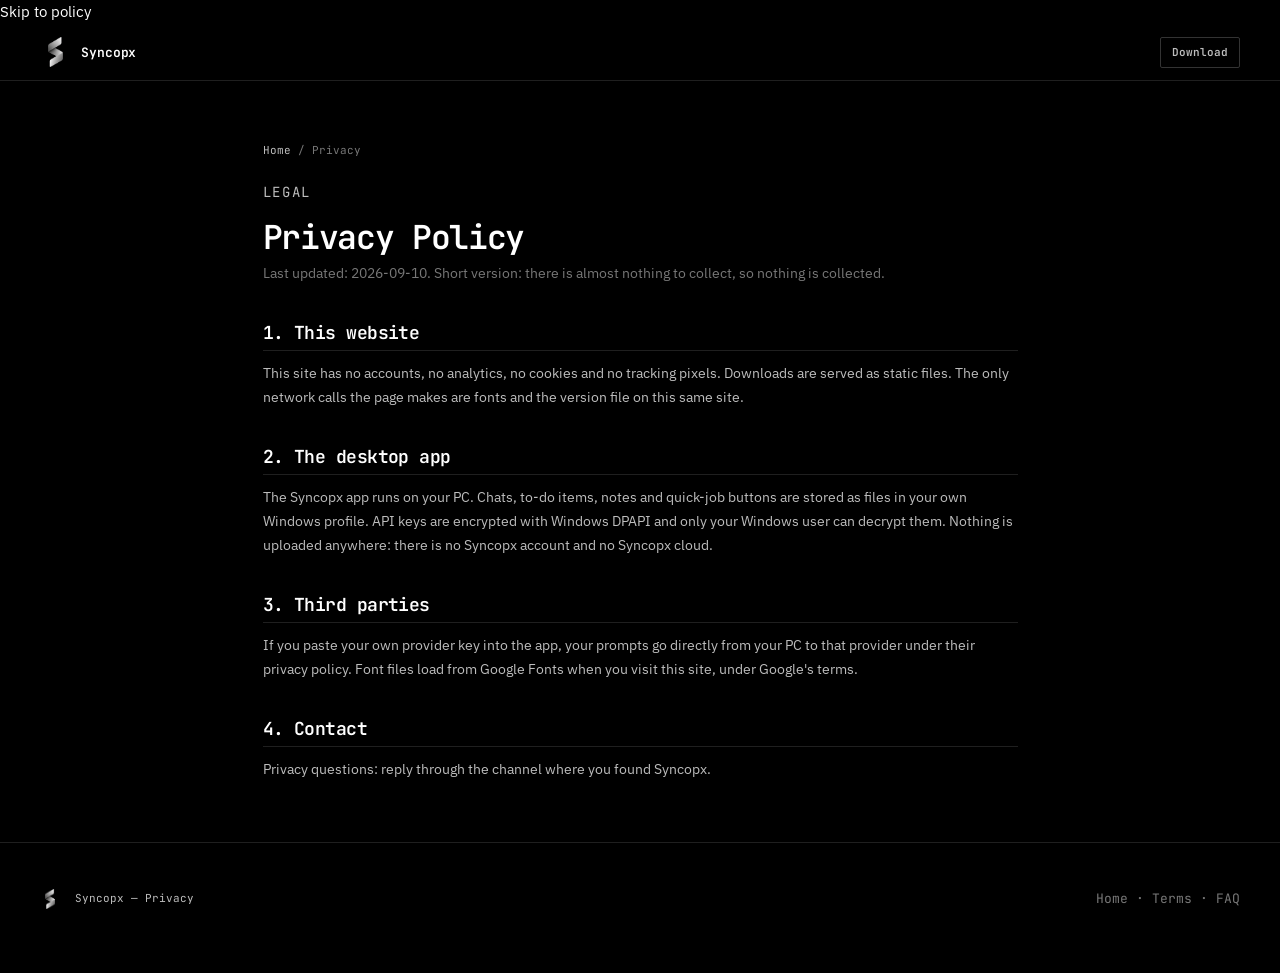
<file: privacy.html>
<!DOCTYPE html>
<html lang="en">
<head>
<meta charset="utf-8">
<meta name="viewport" content="width=device-width, initial-scale=1">
<title>Privacy Policy for Syncopx Desktop AI Assistant Windows</title>
<meta name="description" content="Syncopx privacy: no accounts, no site tracking. Chats and notes stay on your PC and API keys stay encrypted with Windows DPAPI. Read the full policy.">
<!-- TODO(custom-domain): replace the canonical + og:url with your domain -->
<link rel="canonical" href="https://syncopx.vercel.app/privacy.html">
<meta property="og:type" content="website">
<meta property="og:title" content="Privacy Policy | Syncopx">
<meta property="og:description" content="No accounts, no tracking. Keys stay encrypted on your PC.">
<meta property="og:url" content="https://syncopx.vercel.app/privacy.html">
<meta name="theme-color" content="#091014">
<link rel="icon" type="image/png" sizes="32x32" href="assets/favicon-32.png">
<link rel="icon" type="image/png" sizes="16x16" href="assets/favicon-16.png">
<link rel="apple-touch-icon" href="assets/favicon-180.png">
<link rel="manifest" href="manifest.webmanifest">
<link rel="preconnect" href="https://fonts.googleapis.com">
<link rel="preconnect" href="https://fonts.gstatic.com" crossorigin>
<link href="https://fonts.googleapis.com/css2?family=IBM+Plex+Sans:wght@300;400;500;600;700&family=JetBrains+Mono:wght@400;500;600;700&display=swap" rel="stylesheet">
<link rel="stylesheet" href="styles.css">
<script type="application/ld+json">
{"@context":"https://schema.org","@type":"WebPage","name":"Privacy Policy | Syncopx","url":"https://syncopx.vercel.app/privacy.html","isPartOf":{"@type":"WebSite","name":"Syncopx"}}
</script>
</head>
<body>
<a class="skip" href="#privacy">Skip to policy</a>
<header class="nav" id="top">
  <div class="wrap nav-in">
    <a class="brand" href="index.html" aria-label="Syncopx home">
      <img src="assets/logo.png" alt="Syncopx logo" width="30" height="30">
      <span>Syncopx</span>
    </a>
    <a class="btn btn-ghost btn-sm nav-cta" href="index.html#download">Download</a>
  </div>
</header>
<main class="wrap section legal" id="privacy">
  <nav class="crumbs" aria-label="Breadcrumb"><a href="index.html">Home</a> / Privacy</nav>
  <p class="kicker">Legal</p>
  <h1>Privacy Policy</h1>
  <p class="muted">Last updated: 2026-09-10. Short version: there is almost nothing to collect, so nothing is collected.</p>
  <h2>1. This website</h2>
  <p>This site has no accounts, no analytics, no cookies and no tracking pixels. Downloads are served as static files. The only network calls the page makes are fonts and the version file on this same site.</p>
  <h2>2. The desktop app</h2>
  <p>The Syncopx app runs on your PC. Chats, to-do items, notes and quick-job buttons are stored as files in your own Windows profile. API keys are encrypted with Windows DPAPI and only your Windows user can decrypt them. Nothing is uploaded anywhere: there is no Syncopx account and no Syncopx cloud.</p>
  <h2>3. Third parties</h2>
  <p>If you paste your own provider key into the app, your prompts go directly from your PC to that provider under their privacy policy. Font files load from Google Fonts when you visit this site, under Google's terms.</p>
  <h2>4. Contact</h2>
  <p>Privacy questions: reply through the channel where you found Syncopx.</p>
</main>
<footer>
  <div class="wrap foot-in">
    <p><img src="assets/logo.png" alt="Syncopx logo" width="20" height="20" loading="lazy" decoding="async"> Syncopx — Privacy</p>
    <p class="muted"><a href="index.html">Home</a> · <a href="terms.html">Terms</a> · <a href="index.html#faq">FAQ</a></p>
  </div>
</footer>
</body>
</html>
</file>
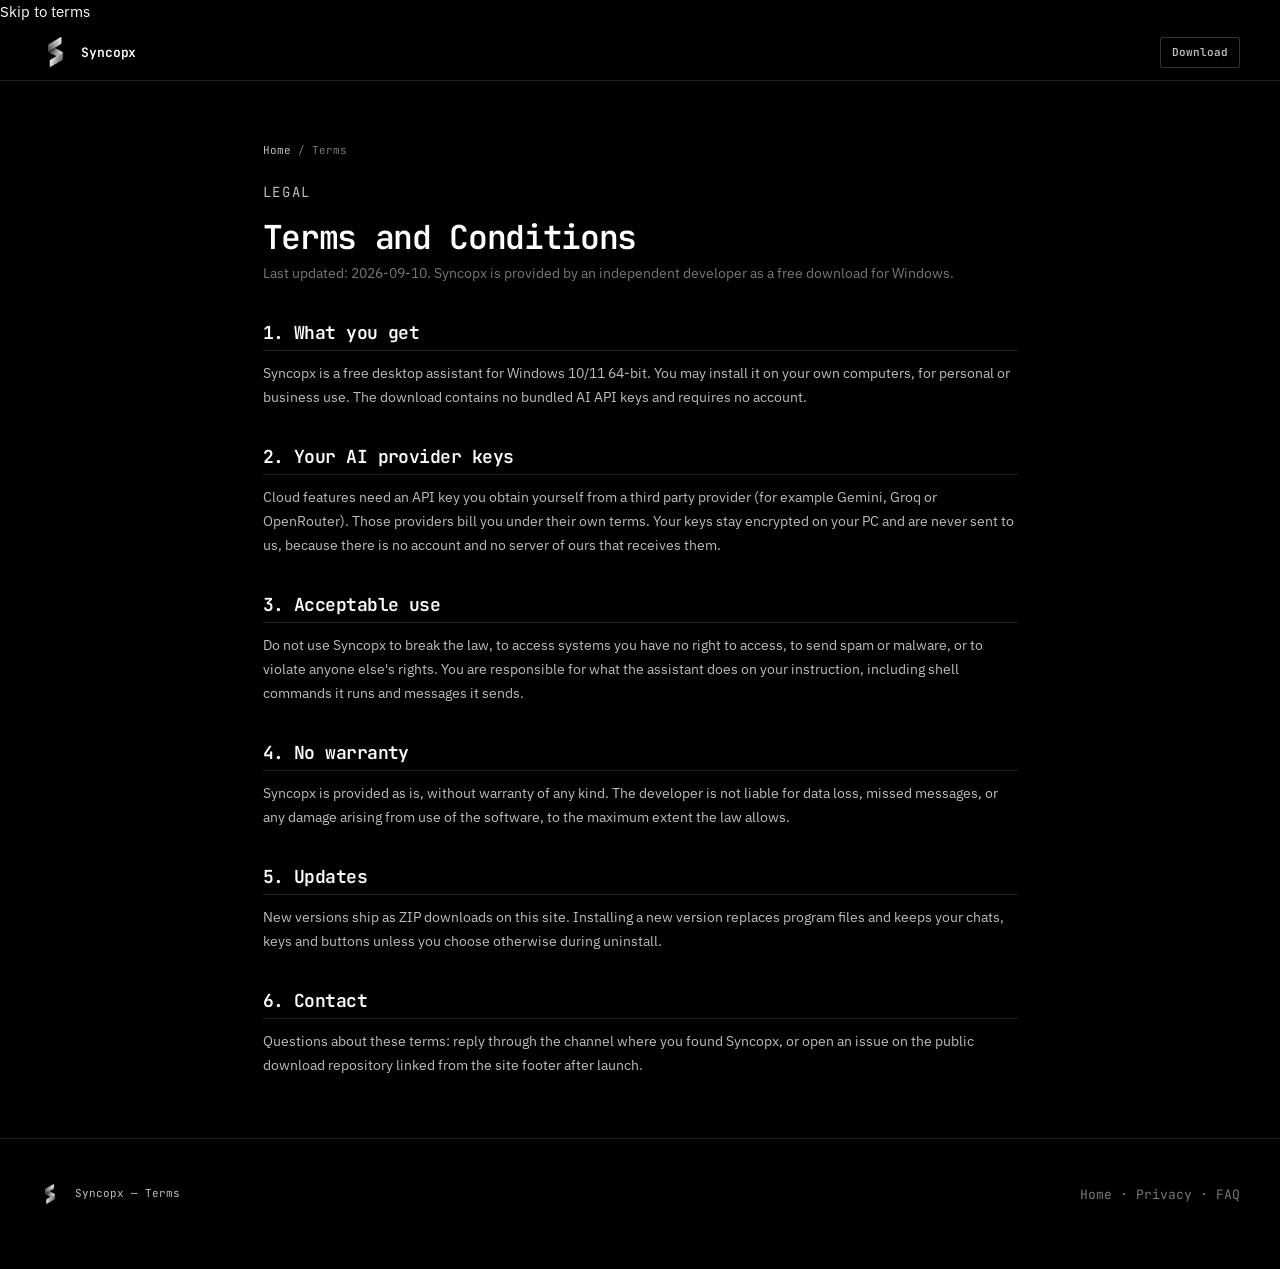
<file: terms.html>
<!DOCTYPE html>
<html lang="en">
<head>
<meta charset="utf-8">
<meta name="viewport" content="width=device-width, initial-scale=1">
<title>Terms for Syncopx Desktop AI Assistant for Windows</title>
<meta name="description" content="Terms and conditions for downloading and using Syncopx, the autonomous desktop AI assistant for Windows. License, acceptable use, warranty and liability.">
<!-- TODO(custom-domain): replace the canonical + og:url with your domain -->
<link rel="canonical" href="https://syncopx.vercel.app/terms.html">
<meta property="og:type" content="website">
<meta property="og:title" content="Terms and Conditions | Syncopx">
<meta property="og:description" content="Terms for downloading and using Syncopx on Windows.">
<meta property="og:url" content="https://syncopx.vercel.app/terms.html">
<meta name="theme-color" content="#091014">
<link rel="icon" type="image/png" sizes="32x32" href="assets/favicon-32.png">
<link rel="icon" type="image/png" sizes="16x16" href="assets/favicon-16.png">
<link rel="apple-touch-icon" href="assets/favicon-180.png">
<link rel="manifest" href="manifest.webmanifest">
<link rel="preconnect" href="https://fonts.googleapis.com">
<link rel="preconnect" href="https://fonts.gstatic.com" crossorigin>
<link href="https://fonts.googleapis.com/css2?family=IBM+Plex+Sans:wght@300;400;500;600;700&family=JetBrains+Mono:wght@400;500;600;700&display=swap" rel="stylesheet">
<link rel="stylesheet" href="styles.css">
<script type="application/ld+json">
{"@context":"https://schema.org","@type":"WebPage","name":"Terms and Conditions | Syncopx","url":"https://syncopx.vercel.app/terms.html","isPartOf":{"@type":"WebSite","name":"Syncopx"}}
</script>
</head>
<body>
<a class="skip" href="#terms">Skip to terms</a>
<header class="nav" id="top">
  <div class="wrap nav-in">
    <a class="brand" href="index.html" aria-label="Syncopx home">
      <img src="assets/logo.png" alt="Syncopx logo" width="30" height="30">
      <span>Syncopx</span>
    </a>
    <a class="btn btn-ghost btn-sm nav-cta" href="index.html#download">Download</a>
  </div>
</header>
<main class="wrap section legal" id="terms">
  <nav class="crumbs" aria-label="Breadcrumb"><a href="index.html">Home</a> / Terms</nav>
  <p class="kicker">Legal</p>
  <h1>Terms and Conditions</h1>
  <p class="muted">Last updated: 2026-09-10. Syncopx is provided by an independent developer as a free download for Windows.</p>
  <h2>1. What you get</h2>
  <p>Syncopx is a free desktop assistant for Windows 10/11 64-bit. You may install it on your own computers, for personal or business use. The download contains no bundled AI API keys and requires no account.</p>
  <h2>2. Your AI provider keys</h2>
  <p>Cloud features need an API key you obtain yourself from a third party provider (for example Gemini, Groq or OpenRouter). Those providers bill you under their own terms. Your keys stay encrypted on your PC and are never sent to us, because there is no account and no server of ours that receives them.</p>
  <h2>3. Acceptable use</h2>
  <p>Do not use Syncopx to break the law, to access systems you have no right to access, to send spam or malware, or to violate anyone else's rights. You are responsible for what the assistant does on your instruction, including shell commands it runs and messages it sends.</p>
  <h2>4. No warranty</h2>
  <p>Syncopx is provided as is, without warranty of any kind. The developer is not liable for data loss, missed messages, or any damage arising from use of the software, to the maximum extent the law allows.</p>
  <h2>5. Updates</h2>
  <p>New versions ship as ZIP downloads on this site. Installing a new version replaces program files and keeps your chats, keys and buttons unless you choose otherwise during uninstall.</p>
  <h2>6. Contact</h2>
  <p>Questions about these terms: reply through the channel where you found Syncopx, or open an issue on the public download repository linked from the site footer after launch.</p>
</main>
<footer>
  <div class="wrap foot-in">
    <p><img src="assets/logo.png" alt="Syncopx logo" width="20" height="20" loading="lazy" decoding="async"> Syncopx — Terms</p>
    <p class="muted"><a href="index.html">Home</a> · <a href="privacy.html">Privacy</a> · <a href="index.html#faq">FAQ</a></p>
  </div>
</footer>
</body>
</html>
</file>
<file: styles.css>
/* ==========================================================================
   Syncopx Landing Site — Strictly Monochrome Agent-Download UI
   Design Tokens:
   --bg: #000000 | --surface: #0a0a0a | --surface-2: #111111 | --line: #1f1f1f
   --line-strong: #333333 | --text-dim: #777777 | --text: #bdbdbd | --text-hi: #ffffff
   ========================================================================== */

:root {
  --bg: #000000;
  --surface: #0a0a0a;
  --surface-2: #111111;
  --surface-3: #181818;
  --line: #1f1f1f;
  --line-strong: #333333;
  --text-dim: #777777;
  --text: #bdbdbd;
  --text-hi: #ffffff;

  --mono: "JetBrains Mono", "Geist Mono", ui-monospace, SFMono-Regular, Menlo, monospace;
  --sans: "IBM Plex Sans", "Geist", "Inter", -apple-system, BlinkMacSystemFont, "Segoe UI", sans-serif;

  --ease-out: cubic-bezier(0.16, 1, 0.3, 1);
  --r-sharp: 2px;
  --nav-h: 56px;
}

*, *::before, *::after {
  box-sizing: border-box;
}

html {
  background: var(--bg);
  color: var(--text);
  font-family: var(--sans);
  font-size: 15px;
  line-height: 1.65;
  scroll-behavior: smooth;
  -webkit-font-smoothing: antialiased;
  -moz-osx-font-smoothing: grayscale;
}

body {
  margin: 0;
  padding: 0;
  background: var(--bg);
  color: var(--text);
  overflow-x: clip;
  position: relative;
}

::selection {
  background: var(--text-hi);
  color: var(--bg);
}

/* ----------------------------------------------------
   AMBIENT BACKGROUND & FILM GRAIN
   ---------------------------------------------------- */
.ambient-grid {
  position: fixed;
  inset: 0;
  pointer-events: none;
  z-index: 0;
  background-image:
    radial-gradient(circle 1px at 24px 24px, rgba(255, 255, 255, 0.05) 1px, transparent 1px);
  background-size: 32px 32px;
  opacity: 0.6;
}

.ambient-glow {
  position: fixed;
  top: 0;
  left: 50%;
  transform: translateX(-50%);
  width: min(1000px, 90vw);
  height: 500px;
  background: radial-gradient(ellipse at 50% 0%, rgba(255, 255, 255, 0.06), transparent 70%);
  pointer-events: none;
  z-index: 0;
}

.grain-overlay {
  position: fixed;
  inset: 0;
  pointer-events: none;
  z-index: 999;
  opacity: 0.035;
  background-image: url("data:image/svg+xml,%3Csvg viewBox='0 0 200 200' xmlns='http://www.w3.org/2000/svg'%3E%3Cfilter id='noiseFilter'%3E%3CfeTurbulence type='fractalNoise' baseFrequency='0.8' numOctaves='3' stitchTiles='stitch'/%3E%3C/filter%3E%3Crect width='100%25' height='100%25' filter='url(%23noiseFilter)'/%3E%3C/svg%3E");
}

/* ----------------------------------------------------
   CUSTOM CURSOR (DIFFERENCE BLEND)
   ---------------------------------------------------- */
.cursor-dot {
  position: fixed;
  top: 0;
  left: 0;
  width: 6px;
  height: 6px;
  background: var(--text-hi);
  border-radius: 50%;
  pointer-events: none;
  z-index: 10000;
  transform: translate(-50%, -50%);
  mix-blend-mode: difference;
  transition: width 0.2s var(--ease-out), height 0.2s var(--ease-out), background 0.2s;
}

.cursor-ring {
  position: fixed;
  top: 0;
  left: 0;
  width: 32px;
  height: 32px;
  border: 1px solid rgba(255, 255, 255, 0.4);
  border-radius: 50%;
  pointer-events: none;
  z-index: 9999;
  transform: translate(-50%, -50%);
  transition: transform 0.08s linear, width 0.2s var(--ease-out), height 0.2s var(--ease-out), border-color 0.2s;
}

body.cursor-hover .cursor-dot {
  width: 12px;
  height: 12px;
}

body.cursor-hover .cursor-ring {
  width: 44px;
  height: 44px;
  border-color: var(--text-hi);
}

@media (pointer: coarse) {
  .cursor-dot, .cursor-ring { display: none !important; }
}

/* ----------------------------------------------------
   BOOT SEQUENCE (LOAD TIME TERMINAL)
   ---------------------------------------------------- */
.boot-screen {
  position: fixed;
  inset: 0;
  background: #000000;
  z-index: 100000;
  display: flex;
  flex-direction: column;
  justify-content: center;
  align-items: flex-start;
  padding: 3rem;
  font-family: var(--mono);
  font-size: 13px;
  color: var(--text-hi);
  cursor: pointer;
}

.boot-screen.hidden {
  display: none;
}

.boot-log {
  max-width: 600px;
  display: flex;
  flex-direction: column;
  gap: 0.5rem;
}

.boot-line {
  opacity: 0;
  transform: translateY(4px);
  transition: opacity 0.15s, transform 0.15s;
}

.boot-line.visible {
  opacity: 1;
  transform: translateY(0);
}

.boot-skip {
  position: absolute;
  bottom: 2rem;
  right: 2rem;
  font-size: 11px;
  color: var(--text-dim);
  text-transform: uppercase;
  letter-spacing: 0.1em;
}

/* ----------------------------------------------------
   TYPOGRAPHY & UTILITIES
   ---------------------------------------------------- */
.wrap {
  width: min(1200px, 100% - 3rem);
  margin-inline: auto;
  position: relative;
  z-index: 1;
}

h1, h2, h3, h4 {
  color: var(--text-hi);
  font-family: var(--mono);
  font-weight: 600;
  line-height: 1.15;
  margin-top: 0;
}

h1 {
  font-size: clamp(2.8rem, 6vw, 5.2rem);
  letter-spacing: -0.04em;
  line-height: 1.04;
}

h2 {
  font-size: clamp(1.8rem, 3.5vw, 2.8rem);
  letter-spacing: -0.03em;
  margin-bottom: 0.8rem;
}

p {
  margin-top: 0;
  margin-bottom: 1.25rem;
  color: var(--text);
}

.eyebrow {
  display: block;
  font-family: var(--mono);
  font-size: 11px;
  text-transform: uppercase;
  letter-spacing: 0.12em;
  color: var(--text-dim);
  margin-bottom: 0.8rem;
}

code, .mono {
  font-family: var(--mono);
  font-size: 0.88em;
}

a {
  color: var(--text-hi);
  text-decoration: none;
  transition: opacity 0.15s;
}

a:hover {
  opacity: 0.75;
}

.hairline {
  height: 1px;
  background: var(--line);
  border: none;
  margin: 0;
  width: 100%;
}

/* Skip link */
.skip-link {
  position: absolute;
  top: -100px;
  left: 1rem;
  background: var(--text-hi);
  color: var(--bg);
  padding: 0.5rem 1rem;
  font-family: var(--mono);
  font-size: 12px;
  font-weight: 600;
  z-index: 10000;
  border-radius: var(--r-sharp);
  transition: top 0.2s;
}
.skip-link:focus {
  top: 1rem;
}

/* ----------------------------------------------------
   NAVIGATION BAR
   ---------------------------------------------------- */
.nav-wrap {
  position: fixed;
  top: 0;
  left: 0;
  right: 0;
  z-index: 1000;
  background: rgba(0, 0, 0, 0.85);
  backdrop-filter: blur(12px);
  -webkit-backdrop-filter: blur(12px);
  border-bottom: 1px solid var(--line);
}

.scroll-progress {
  position: absolute;
  bottom: -1px;
  left: 0;
  height: 1px;
  background: var(--text-hi);
  width: 0%;
  transition: width 0.05s linear;
}

.nav {
  display: flex;
  align-items: center;
  justify-content: space-between;
  height: var(--nav-h);
}

.brand {
  display: flex;
  align-items: center;
  gap: 0.65rem;
  font-family: var(--mono);
  font-weight: 600;
  font-size: 13px;
  letter-spacing: -0.01em;
  color: var(--text-hi);
}

.brand-icon {
  width: 20px;
  height: 20px;
  display: inline-flex;
  align-items: center;
  justify-content: center;
}

.brand-icon img {
  width: 18px;
  height: 18px;
  object-fit: contain;
  display: block;
}

img[src$="logo.png"] {
  object-fit: contain;
}

.brand-ver {
  font-size: 11px;
  color: var(--text-dim);
  border: 1px solid var(--line);
  padding: 0.1rem 0.4rem;
  border-radius: var(--r-sharp);
}

.nav-menu {
  display: flex;
  align-items: center;
  gap: 1.8rem;
}

.nav-link {
  font-family: var(--mono);
  font-size: 12px;
  color: var(--text-dim);
  text-transform: uppercase;
  letter-spacing: 0.08em;
  transition: color 0.15s;
}

.nav-link:hover {
  color: var(--text-hi);
}

.nav-actions {
  display: flex;
  align-items: center;
  gap: 0.8rem;
}

.nav-btn {
  font-family: var(--mono);
  font-size: 12px;
  font-weight: 600;
  padding: 0.45rem 1rem;
  border: 1px solid var(--line-strong);
  border-radius: var(--r-sharp);
  color: var(--text-hi);
  background: transparent;
  transition: background 0.15s, border-color 0.15s;
}

.nav-btn:hover {
  background: var(--surface-2);
  border-color: var(--text-hi);
}

.nav-mobile-btn {
  display: none;
  background: none;
  border: 1px solid var(--line);
  color: var(--text-hi);
  padding: 0.4rem 0.6rem;
  font-family: var(--mono);
  font-size: 12px;
  cursor: pointer;
  border-radius: var(--r-sharp);
}

/* ----------------------------------------------------
   HERO SECTION
   ---------------------------------------------------- */
.hero {
  padding-top: calc(var(--nav-h) + 5rem);
  padding-bottom: 5rem;
  border-bottom: 1px solid var(--line);
}

.hero-pill {
  display: inline-flex;
  align-items: center;
  gap: 0.6rem;
  font-family: var(--mono);
  font-size: 11px;
  text-transform: uppercase;
  letter-spacing: 0.08em;
  color: var(--text-dim);
  border: 1px solid var(--line);
  padding: 0.35rem 0.85rem;
  border-radius: var(--r-sharp);
  margin-bottom: 2rem;
  background: var(--surface);
}

.pulse-dot {
  width: 6px;
  height: 6px;
  border-radius: 50%;
  background: var(--text-hi);
  box-shadow: 0 0 6px rgba(255, 255, 255, 0.8);
  animation: pulse-brightness 2s infinite ease-in-out;
}

@keyframes pulse-brightness {
  0%, 100% { opacity: 1; transform: scale(1); }
  50% { opacity: 0.3; transform: scale(0.8); }
}

.hero-title-container {
  max-width: 900px;
  margin-bottom: 1.6rem;
}

.hero-title-line {
  display: block;
  overflow: hidden;
}

.hero-title-text {
  display: inline-block;
}

.blinking-cursor {
  display: inline-block;
  color: var(--text-hi);
  font-weight: 300;
  animation: blink 1s step-end infinite;
  margin-left: 2px;
}

@keyframes blink {
  from, to { opacity: 1; }
  50% { opacity: 0; }
}

.hero-lead {
  font-size: 1.25rem;
  color: var(--text);
  max-width: 720px;
  line-height: 1.6;
  font-weight: 300;
  margin-bottom: 2.5rem;
}

.hero-actions {
  display: flex;
  align-items: center;
  flex-wrap: wrap;
  gap: 1.2rem;
  margin-bottom: 2.5rem;
}

/* Agent Download Button with Terminal Sequence */
.agent-dl-btn {
  display: inline-flex;
  flex-direction: column;
  position: relative;
  background: var(--text-hi);
  color: var(--bg);
  border: 1px solid var(--text-hi);
  padding: 0.9rem 1.8rem;
  font-family: var(--mono);
  font-weight: 600;
  font-size: 13px;
  border-radius: var(--r-sharp);
  cursor: pointer;
  min-width: 250px;
  text-align: left;
  overflow: hidden;
  transition: transform 0.15s, background 0.15s, color 0.15s;
}

.agent-dl-btn:hover {
  background: #e6e6e6;
  transform: translateY(-1px);
}

.agent-dl-btn:active {
  transform: translateY(1px);
}

.dl-label-row {
  display: flex;
  align-items: center;
  justify-content: space-between;
  gap: 1rem;
}

.dl-progress-bar {
  position: absolute;
  bottom: 0;
  left: 0;
  height: 3px;
  background: var(--bg);
  width: 0%;
  transition: width 0.2s linear;
}

.dl-stream-log {
  display: none;
  font-size: 11px;
  font-weight: 400;
  margin-top: 0.35rem;
  opacity: 0.85;
}

.agent-dl-btn.downloading .dl-stream-log {
  display: block;
}

.ghost-btn {
  display: inline-flex;
  align-items: center;
  gap: 0.5rem;
  padding: 0.9rem 1.6rem;
  font-family: var(--mono);
  font-size: 13px;
  color: var(--text-hi);
  border: 1px solid var(--line-strong);
  background: transparent;
  border-radius: var(--r-sharp);
  transition: background 0.15s, border-color 0.15s;
}

.ghost-btn:hover {
  background: var(--surface);
  border-color: var(--text-hi);
}

.hash-row {
  display: flex;
  align-items: center;
  gap: 0.6rem;
  font-family: var(--mono);
  font-size: 12px;
  color: var(--text-dim);
  margin-bottom: 3.5rem;
}

.hash-copy-btn {
  background: none;
  border: none;
  color: var(--text);
  font-family: var(--mono);
  font-size: 12px;
  cursor: pointer;
  padding: 0.1rem 0.3rem;
  text-decoration: underline dotted;
  text-underline-offset: 3px;
}
.hash-copy-btn:hover {
  color: var(--text-hi);
}

.hash-status {
  color: var(--text-hi);
  font-size: 11px;
}

/* Trust Row with hairlines */
.trust-grid {
  display: grid;
  grid-template-columns: repeat(4, 1fr);
  border-top: 1px solid var(--line);
  border-bottom: 1px solid var(--line);
  margin-bottom: 4rem;
}

.trust-item {
  padding: 1rem 1.2rem;
  font-family: var(--mono);
  font-size: 12px;
  color: var(--text-dim);
  border-right: 1px solid var(--line);
  display: flex;
  align-items: center;
  gap: 0.5rem;
}

.trust-item:last-child {
  border-right: none;
}

.trust-item span.glyph {
  color: var(--text-hi);
}

/* ----------------------------------------------------
   APP WINDOW MOCKUP & LIVE SIMULATOR
   ---------------------------------------------------- */
.simulator-section {
  padding: 7rem 0;
  border-bottom: 1px solid var(--line);
}

.mockup-frame {
  background: var(--surface);
  border: 1px solid var(--line-strong);
  border-radius: var(--r-sharp);
  overflow: hidden;
  box-shadow: 0 30px 80px rgba(0, 0, 0, 0.9);
  transition: transform 0.2s var(--ease-out);
}

.mockup-titlebar {
  display: flex;
  align-items: center;
  justify-content: space-between;
  background: #000000;
  border-bottom: 1px solid var(--line);
  height: 40px;
  padding: 0 0.8rem;
  user-select: none;
}

.mockup-tabs {
  display: flex;
  align-items: center;
  gap: 2px;
}

.mockup-tab {
  display: inline-flex;
  align-items: center;
  gap: 0.5rem;
  padding: 0.3rem 0.75rem;
  font-family: var(--mono);
  font-size: 12px;
  color: var(--text-dim);
  border: 1px solid transparent;
  background: transparent;
  cursor: pointer;
  border-radius: var(--r-sharp);
  transition: all 0.15s;
}

.mockup-tab.active {
  background: var(--surface-2);
  color: var(--text-hi);
  border-color: var(--line);
  border-bottom: 1px solid #000;
}

.mockup-meta {
  font-family: var(--mono);
  font-size: 11px;
  color: var(--text-dim);
}

.mockup-body {
  display: grid;
  grid-template-columns: 220px 1fr 240px;
  min-height: 480px;
  background: #000000;
}

/* Left Sessions Drawer */
.mockup-drawer {
  background: var(--surface);
  border-right: 1px solid var(--line);
  padding: 0.8rem;
  display: flex;
  flex-direction: column;
  gap: 0.4rem;
}

.mockup-drawer-heading {
  font-family: var(--mono);
  font-size: 10px;
  text-transform: uppercase;
  letter-spacing: 0.12em;
  color: var(--text-dim);
  margin-bottom: 0.4rem;
}

.session-node {
  padding: 0.5rem;
  border-radius: var(--r-sharp);
  font-size: 12px;
  color: var(--text-dim);
  border: 1px solid transparent;
  cursor: pointer;
  transition: all 0.15s;
}

.session-node.active {
  background: var(--surface-2);
  color: var(--text-hi);
  border-color: var(--line);
  border-left: 2px solid var(--text-hi);
}

.session-node-time {
  display: block;
  font-family: var(--mono);
  font-size: 10px;
  color: var(--text-dim);
  margin-top: 2px;
}

/* Central Transcript */
.mockup-transcript {
  padding: 1.6rem;
  display: flex;
  flex-direction: column;
  gap: 1.2rem;
  overflow-y: auto;
  background: #000000;
}

.mockup-bubble {
  padding: 0.75rem 1.1rem;
  border-radius: var(--r-sharp);
  font-size: 13px;
  max-width: 85%;
  line-height: 1.5;
}

.mockup-bubble.user {
  margin-left: auto;
  background: var(--surface-2);
  border: 1px solid var(--line);
  color: var(--text-hi);
}

.mockup-bubble.assistant {
  background: var(--surface);
  border: 1px solid var(--line);
  color: var(--text);
}

/* Collapsible Step Header */
.sim-step-header {
  display: flex;
  align-items: center;
  justify-content: space-between;
  background: var(--surface-2);
  border: 1px solid var(--line);
  border-radius: var(--r-sharp);
  padding: 0.4rem 0.8rem;
  font-family: var(--mono);
  font-size: 11px;
  color: var(--text-hi);
  cursor: pointer;
}

/* Terminal Card */
.sim-terminal-card {
  background: var(--surface);
  border: 1px solid var(--line);
  border-radius: var(--r-sharp);
  padding: 0.8rem 1rem;
  font-family: var(--mono);
  font-size: 11px;
}

.sim-terminal-bar {
  display: flex;
  align-items: center;
  justify-content: space-between;
  border-bottom: 1px solid var(--line);
  padding-bottom: 0.35rem;
  margin-bottom: 0.5rem;
  color: var(--text-dim);
}

.sim-terminal-code {
  color: var(--text);
  white-space: pre-wrap;
  margin: 0;
}

/* Diff Card */
.sim-diff-card {
  background: var(--surface);
  border: 1px solid var(--line);
  border-radius: var(--r-sharp);
  font-family: var(--mono);
  font-size: 11px;
  overflow: hidden;
}

.sim-diff-bar {
  display: flex;
  align-items: center;
  justify-content: space-between;
  padding: 0.45rem 0.8rem;
  background: var(--surface-2);
  border-bottom: 1px solid var(--line);
  cursor: pointer;
}

.sim-diff-body {
  padding: 0.6rem 0.8rem;
  display: flex;
  flex-direction: column;
  gap: 2px;
}

.diff-del {
  color: #888888;
  text-decoration: line-through;
  background: rgba(255, 255, 255, 0.04);
  padding: 0.1rem 0.3rem;
}

.diff-add {
  color: var(--text-hi);
  font-weight: 600;
  background: rgba(255, 255, 255, 0.1);
  padding: 0.1rem 0.3rem;
}

/* Right Task Inspector */
.mockup-inspector {
  background: var(--surface);
  border-left: 1px solid var(--line);
  padding: 1rem;
  display: flex;
  flex-direction: column;
  gap: 1.2rem;
}

.inspector-section {
  display: flex;
  flex-direction: column;
  gap: 0.3rem;
}

.inspector-lbl {
  font-family: var(--mono);
  font-size: 10px;
  text-transform: uppercase;
  letter-spacing: 0.1em;
  color: var(--text-dim);
}

.inspector-val {
  font-family: var(--mono);
  font-size: 14px;
  font-weight: 600;
  color: var(--text-hi);
}

.subagents-track {
  display: flex;
  flex-direction: column;
  gap: 0.4rem;
  font-family: var(--mono);
  font-size: 11px;
}

.subagent-node {
  display: flex;
  align-items: center;
  gap: 0.4rem;
  color: var(--text-dim);
  transition: color 0.2s;
}

.subagent-node.active {
  color: var(--text-hi);
}

/* Simulator Controls */
.sim-controls-row {
  display: flex;
  align-items: center;
  justify-content: space-between;
  padding: 0.8rem 1.2rem;
  background: #000000;
  border-top: 1px solid var(--line);
  font-family: var(--mono);
  font-size: 11px;
}

.sim-scrubber {
  display: flex;
  align-items: center;
  gap: 0.4rem;
}

.sim-scrub-step {
  width: 24px;
  height: 2px;
  background: var(--line-strong);
  transition: background 0.2s;
}

.sim-scrub-step.done {
  background: var(--text-hi);
}

.sim-replay-btn {
  background: none;
  border: 1px solid var(--line);
  color: var(--text-dim);
  font-family: var(--mono);
  font-size: 11px;
  padding: 0.25rem 0.6rem;
  border-radius: var(--r-sharp);
  cursor: pointer;
  transition: color 0.15s, border-color 0.15s;
}

.sim-replay-btn:hover {
  color: var(--text-hi);
  border-color: var(--text-hi);
}

/* ----------------------------------------------------
   STUDIO CAPABILITIES (BENTO GRID WITH MICRO-VISUALS)
   ---------------------------------------------------- */
.features-section {
  padding: 7rem 0;
  border-bottom: 1px solid var(--line);
}

.bento-grid {
  display: grid;
  grid-template-columns: repeat(12, 1fr);
  gap: 1px;
  background: var(--line);
  border: 1px solid var(--line);
  margin-top: 3.5rem;
}

.bento-card {
  background: var(--surface);
  padding: 2.2rem;
  display: flex;
  flex-direction: column;
  position: relative;
  transition: background 0.2s;
}

.bento-card:hover {
  background: var(--surface-2);
}

.col-8 { grid-column: span 8; }
.col-4 { grid-column: span 4; }
.col-12 { grid-column: span 12; }

.card-num {
  font-family: var(--mono);
  font-size: 11px;
  color: var(--text-dim);
  margin-bottom: 1.2rem;
}

.micro-visual {
  height: 60px;
  margin-bottom: 1.4rem;
  display: flex;
  align-items: center;
  border: 1px solid var(--line);
  background: #000;
  padding: 0.6rem 0.8rem;
  border-radius: var(--r-sharp);
  font-family: var(--mono);
  font-size: 11px;
  overflow: hidden;
}

.bento-card h3 {
  font-size: 1.25rem;
  margin-bottom: 0.6rem;
}

.bento-card p {
  font-size: 0.95rem;
  line-height: 1.6;
  color: var(--text-dim);
  margin-bottom: 1.8rem;
}

.card-tags {
  margin-top: auto;
  font-family: var(--mono);
  font-size: 11px;
  color: var(--text-dim);
  border-top: 1px solid var(--line);
  padding-top: 0.8rem;
}

/* ----------------------------------------------------
   DEPLOYMENT / TERMINAL STEPPER
   ---------------------------------------------------- */
.install-section {
  padding: 7rem 0;
  border-bottom: 1px solid var(--line);
}

.stepper-container {
  display: grid;
  grid-template-columns: 1fr 1fr;
  gap: 3rem;
  margin-top: 3.5rem;
}

.terminal-stepper {
  display: flex;
  flex-direction: column;
  position: relative;
  padding-left: 2rem;
}

.stepper-rail {
  position: absolute;
  left: 6px;
  top: 10px;
  bottom: 20px;
  width: 1px;
  background: var(--line);
}

.stepper-fill {
  position: absolute;
  left: 6px;
  top: 10px;
  width: 1px;
  background: var(--text-hi);
  height: 0%;
  transition: height 0.3s ease-out;
}

.step-node {
  position: relative;
  margin-bottom: 3.5rem;
}

.step-node:last-child {
  margin-bottom: 0;
}

.step-dot {
  position: absolute;
  left: -2rem;
  top: 2px;
  width: 13px;
  height: 13px;
  border-radius: 50%;
  background: var(--bg);
  border: 1px solid var(--line-strong);
  transition: all 0.2s;
}

.step-node.active .step-dot {
  border-color: var(--text-hi);
  background: var(--text-hi);
  box-shadow: 0 0 8px rgba(255, 255, 255, 0.6);
}

.step-title {
  font-family: var(--mono);
  font-size: 1.15rem;
  color: var(--text-hi);
  margin-bottom: 0.4rem;
}

.step-desc {
  font-size: 0.95rem;
  color: var(--text-dim);
  line-height: 1.6;
}

.registry-panel {
  background: var(--surface);
  border: 1px solid var(--line);
  border-radius: var(--r-sharp);
  padding: 1.8rem;
  display: flex;
  flex-direction: column;
  gap: 1.4rem;
}

.registry-tree {
  font-family: var(--mono);
  font-size: 11px;
  color: var(--text);
  line-height: 1.8;
  display: flex;
  flex-direction: column;
}

.smartscreen-box {
  border: 1px solid var(--line-strong);
  background: #000;
  padding: 1.2rem;
  border-radius: var(--r-sharp);
}

.smartscreen-box h4 {
  font-size: 12px;
  color: var(--text-hi);
  margin-bottom: 0.4rem;
}

.smartscreen-box p {
  font-size: 12px;
  color: var(--text-dim);
  line-height: 1.5;
  margin: 0;
}

/* ----------------------------------------------------
   AI PROVIDERS SECTION (MARQUEE + MONO CARDS)
   ---------------------------------------------------- */
.providers-section {
  padding: 7rem 0;
  border-bottom: 1px solid var(--line);
  overflow: hidden;
}

.marquee-container {
  display: flex;
  flex-direction: column;
  gap: 1rem;
  margin: 3rem -50vw 3rem -50vw;
  position: relative;
  left: 50%;
  right: 50%;
  width: 100vw;
  user-select: none;
}

.marquee-row {
  display: flex;
  gap: 1rem;
  width: max-content;
  will-change: transform;
}

.marquee-row.left {
  animation: scroll-left 40s linear infinite;
}

.marquee-row.right {
  animation: scroll-right 40s linear infinite;
}

.marquee-container:hover .marquee-row {
  animation-play-state: paused;
}

@keyframes scroll-left {
  from { transform: translateX(0); }
  to { transform: translateX(-50%); }
}

@keyframes scroll-right {
  from { transform: translateX(-50%); }
  to { transform: translateX(0); }
}

.marquee-chip {
  padding: 0.6rem 1.4rem;
  background: var(--surface);
  border: 1px solid var(--line);
  border-radius: var(--r-sharp);
  font-family: var(--mono);
  font-size: 12px;
  color: var(--text-dim);
  white-space: nowrap;
}

.providers-grid {
  display: grid;
  grid-template-columns: repeat(3, 1fr);
  gap: 1px;
  background: var(--line);
  border: 1px solid var(--line);
}

.provider-card {
  background: var(--surface);
  padding: 1.6rem;
  display: flex;
  flex-direction: column;
  gap: 0.4rem;
  transition: background 0.2s;
}

.provider-card:hover {
  background: var(--surface-2);
}

.provider-title {
  font-family: var(--mono);
  font-weight: 600;
  color: var(--text-hi);
  font-size: 13px;
}

.provider-desc {
  font-family: var(--mono);
  font-size: 11px;
  color: var(--text-dim);
}

/* ----------------------------------------------------
   KEYBOARD SHORTCUTS & INTERACTIVE COMMANDS
   ---------------------------------------------------- */
.shortcuts-section {
  padding: 7rem 0;
  border-bottom: 1px solid var(--line);
}

.shortcuts-columns {
  display: grid;
  grid-template-columns: 1fr 1fr;
  gap: 2.5rem;
  margin-top: 3.5rem;
}

.keycaps-table {
  display: flex;
  flex-direction: column;
  gap: 0.6rem;
}

.keycap-row {
  display: flex;
  align-items: center;
  justify-content: space-between;
  padding: 0.65rem 0.9rem;
  border: 1px solid var(--line);
  background: var(--surface);
  border-radius: var(--r-sharp);
  font-family: var(--mono);
  font-size: 12px;
  transition: background 0.15s, border-color 0.15s;
}

.keycap-row.pressed {
  background: var(--surface-2);
  border-color: var(--text-hi);
}

.keycap-keys {
  display: flex;
  align-items: center;
  gap: 4px;
}

.keycap {
  display: inline-block;
  padding: 0.2rem 0.5rem;
  background: #000;
  border: 1px solid var(--line-strong);
  border-radius: var(--r-sharp);
  color: var(--text-hi);
  font-size: 11px;
  box-shadow: 0 2px 0 var(--line-strong);
  transition: transform 0.05s, box-shadow 0.05s;
}

.keycap-row.pressed .keycap {
  transform: translateY(2px);
  box-shadow: 0 0 0 var(--line-strong);
}

.keycap-action {
  color: var(--text-dim);
}

/* Slash Commands Terminal */
.slash-terminal {
  background: var(--surface);
  border: 1px solid var(--line);
  border-radius: var(--r-sharp);
  padding: 1.4rem;
  display: flex;
  flex-direction: column;
  gap: 0.6rem;
  font-family: var(--mono);
  font-size: 12px;
}

.slash-row {
  display: flex;
  align-items: baseline;
  gap: 1rem;
  padding: 0.4rem 0.6rem;
  border-radius: var(--r-sharp);
  cursor: pointer;
  transition: background 0.15s;
}

.slash-row:hover {
  background: var(--surface-2);
}

.slash-cmd {
  color: var(--text-hi);
  font-weight: 600;
  min-width: 140px;
}

.slash-desc {
  color: var(--text-dim);
}

/* ----------------------------------------------------
   FAQ ACCORDION
   ---------------------------------------------------- */
.faq-section {
  padding: 7rem 0;
  border-bottom: 1px solid var(--line);
}

.faq-list {
  display: flex;
  flex-direction: column;
  border-top: 1px solid var(--line);
  margin-top: 3.5rem;
}

.faq-entry {
  border-bottom: 1px solid var(--line);
}

.faq-trigger {
  width: 100%;
  display: flex;
  align-items: center;
  justify-content: space-between;
  padding: 1.4rem 0;
  background: none;
  border: none;
  color: var(--text-hi);
  font-family: var(--mono);
  font-size: 1rem;
  font-weight: 600;
  text-align: left;
  cursor: pointer;
}

.faq-icon {
  font-family: var(--mono);
  font-size: 1.3rem;
  color: var(--text-dim);
  transition: transform 0.2s var(--ease-out);
}

.faq-entry.open .faq-icon {
  transform: rotate(45deg);
  color: var(--text-hi);
}

.faq-panel {
  max-height: 0;
  overflow: hidden;
  transition: max-height 0.3s var(--ease-out);
}

.faq-panel-inner {
  padding-bottom: 1.6rem;
  color: var(--text-dim);
  font-size: 0.95rem;
  line-height: 1.65;
}

/* ----------------------------------------------------
   FINAL CTA SECTION & SYNCOPX WORDMARK
   ---------------------------------------------------- */
.final-section {
  padding: 8rem 0;
  position: relative;
  text-align: center;
  overflow: hidden;
}

.bg-wordmark {
  position: absolute;
  top: 50%;
  left: 50%;
  transform: translate(-50%, -50%);
  font-family: var(--mono);
  font-size: clamp(6rem, 18vw, 16rem);
  font-weight: 800;
  color: transparent;
  -webkit-text-stroke: 1px rgba(255, 255, 255, 0.08);
  pointer-events: none;
  user-select: none;
  z-index: 0;
  white-space: nowrap;
}

.final-content {
  position: relative;
  z-index: 1;
  max-width: 700px;
  margin: 0 auto;
}

/* ----------------------------------------------------
   FOOTER
   ---------------------------------------------------- */
.footer {
  border-top: 1px solid var(--line);
  padding: 3rem 0;
  font-family: var(--mono);
  font-size: 12px;
  color: var(--text-dim);
}

.footer-row {
  display: flex;
  align-items: center;
  justify-content: space-between;
  flex-wrap: wrap;
  gap: 1.5rem;
}

.footer-nav {
  display: flex;
  align-items: center;
  gap: 1.5rem;
}

.footer-nav a {
  color: var(--text-dim);
}

.footer-nav a:hover {
  color: var(--text-hi);
}

/* ----------------------------------------------------
   COMMAND PALETTE MODAL (CTRL+K)
   ---------------------------------------------------- */
.cmd-palette-backdrop {
  position: fixed;
  inset: 0;
  background: rgba(0, 0, 0, 0.85);
  backdrop-filter: blur(8px);
  z-index: 10000;
  display: none;
  place-items: center;
  padding: 1rem;
}

.cmd-palette-backdrop.open {
  display: grid;
}

.cmd-palette {
  background: var(--surface);
  border: 1px solid var(--line-strong);
  border-radius: var(--r-sharp);
  width: min(540px, 100%);
  overflow: hidden;
  box-shadow: 0 20px 60px rgba(0, 0, 0, 0.9);
  font-family: var(--mono);
}

.cmd-input-row {
  display: flex;
  align-items: center;
  padding: 0.9rem 1.1rem;
  border-bottom: 1px solid var(--line);
}

.cmd-input {
  background: none;
  border: none;
  color: var(--text-hi);
  font-family: var(--mono);
  font-size: 13px;
  outline: none;
  width: 100%;
}

.cmd-list {
  list-style: none;
  padding: 0.4rem;
  margin: 0;
  max-height: 300px;
  overflow-y: auto;
}

.cmd-item {
  padding: 0.6rem 0.8rem;
  font-size: 12px;
  color: var(--text);
  border-radius: var(--r-sharp);
  cursor: pointer;
  display: flex;
  align-items: center;
  justify-content: space-between;
}

.cmd-item:hover, .cmd-item.selected {
  background: var(--surface-2);
  color: var(--text-hi);
}

/* ----------------------------------------------------
   RESPONSIVE DESIGN (MOBILE ADAPTATION)
   ---------------------------------------------------- */
@media (max-width: 1024px) {
  .mockup-body {
    grid-template-columns: 1fr;
  }
  .mockup-drawer, .mockup-inspector {
    display: none;
  }
  .bento-grid {
    grid-template-columns: 1fr;
  }
  .col-8, .col-4, .col-12 {
    grid-column: span 1;
  }
  .stepper-container {
    grid-template-columns: 1fr;
  }
  .providers-grid {
    grid-template-columns: 1fr;
  }
  .shortcuts-columns {
    grid-template-columns: 1fr;
  }
  .trust-grid {
    grid-template-columns: repeat(2, 1fr);
  }
}

@media (max-width: 768px) {
  .nav-menu {
    display: none;
  }
  .nav-mobile-btn {
    display: block;
  }
  .trust-grid {
    grid-template-columns: 1fr;
  }
  .trust-item {
    border-right: none;
    border-bottom: 1px solid var(--line);
  }
  .trust-item:last-child {
    border-bottom: none;
  }
}

@media (prefers-reduced-motion: reduce) {
  *, *::before, *::after {
    animation-duration: 0.01ms !important;
    animation-iteration-count: 1 !important;
    transition-duration: 0.01ms !important;
    scroll-behavior: auto !important;
  }
  .marquee-row {
    animation: none !important;
    transform: none !important;
  }
  .boot-screen {
    display: none !important;
  }
}

/* ----------------------------------------------------
   STATIC & LEGAL PAGES COMPATIBILITY (404, TERMS, PRIVACY)
   ---------------------------------------------------- */
.nav {
  position: sticky;
  top: 0;
  z-index: 100;
  background: rgba(0, 0, 0, 0.85);
  backdrop-filter: blur(12px);
  -webkit-backdrop-filter: blur(12px);
  border-bottom: 1px solid var(--line);
}

.nav-in {
  display: flex;
  align-items: center;
  justify-content: space-between;
  height: 54px;
}

.nav .brand {
  display: inline-flex;
  align-items: center;
  gap: 0.75rem;
  color: var(--text-hi);
  font-family: var(--mono);
  font-size: 13px;
  font-weight: 600;
}

.btn {
  display: inline-flex;
  align-items: center;
  justify-content: center;
  padding: 0.5rem 1rem;
  font-family: var(--mono);
  font-size: 12px;
  font-weight: 600;
  border-radius: var(--r-sharp);
  transition: all var(--t-fast);
  cursor: pointer;
  text-decoration: none;
}

.btn-primary {
  background: var(--text-hi);
  color: var(--bg);
  border: 1px solid var(--text-hi);
}

.btn-primary:hover {
  background: #e0e0e0;
}

.btn-ghost {
  background: transparent;
  color: var(--text);
  border: 1px solid var(--line-strong);
}

.btn-ghost:hover {
  background: var(--surface);
  color: var(--text-hi);
}

.btn-sm {
  padding: 0.35rem 0.75rem;
  font-size: 11px;
}

.btn-lg {
  padding: 0.75rem 1.5rem;
  font-size: 13px;
}

.legal {
  max-width: 800px;
  margin: 4rem auto;
  padding: 0 1.5rem;
}

.legal h1 {
  font-size: 2.2rem;
  color: var(--text-hi);
  margin: 1rem 0 0.5rem;
  font-weight: 600;
}

.legal h2 {
  font-size: 1.2rem;
  color: var(--text-hi);
  margin: 2.5rem 0 0.75rem;
  font-weight: 600;
  border-bottom: 1px solid var(--line);
  padding-bottom: 0.4rem;
}

.legal p {
  color: var(--text);
  line-height: 1.7;
  font-size: 14px;
  margin-bottom: 1rem;
}

.legal .crumbs {
  font-family: var(--mono);
  font-size: 11px;
  color: var(--text-dim);
  margin-bottom: 1.5rem;
}

.legal .crumbs a {
  color: var(--text);
}

.legal .crumbs a:hover {
  color: var(--text-hi);
}

.kicker {
  font-family: var(--mono);
  font-size: 11px;
  letter-spacing: 0.12em;
  text-transform: uppercase;
  color: var(--text-dim);
}

.muted {
  color: var(--text-dim) !important;
  font-size: 13px;
}

.final-cta {
  text-align: center;
  max-width: 600px;
  margin: 5rem auto;
  padding: 3rem 1.5rem;
  border: 1px solid var(--line);
  background: var(--surface);
}

.final-cta h2 {
  font-size: 1.8rem;
  color: var(--text-hi);
  margin: 1rem 0;
}

.final-cta p {
  color: var(--text);
  font-size: 14px;
  margin-bottom: 2rem;
}

footer {
  border-top: 1px solid var(--line);
  padding: 3rem 0;
  margin-top: 4rem;
}

.foot-in {
  display: flex;
  align-items: center;
  justify-content: space-between;
  font-family: var(--mono);
  font-size: 11px;
  color: var(--text-dim);
}

.foot-in img {
  vertical-align: middle;
  margin-right: 0.5rem;
}

.foot-in a {
  color: var(--text-dim);
}

.foot-in a:hover {
  color: var(--text-hi);
}
</file>
